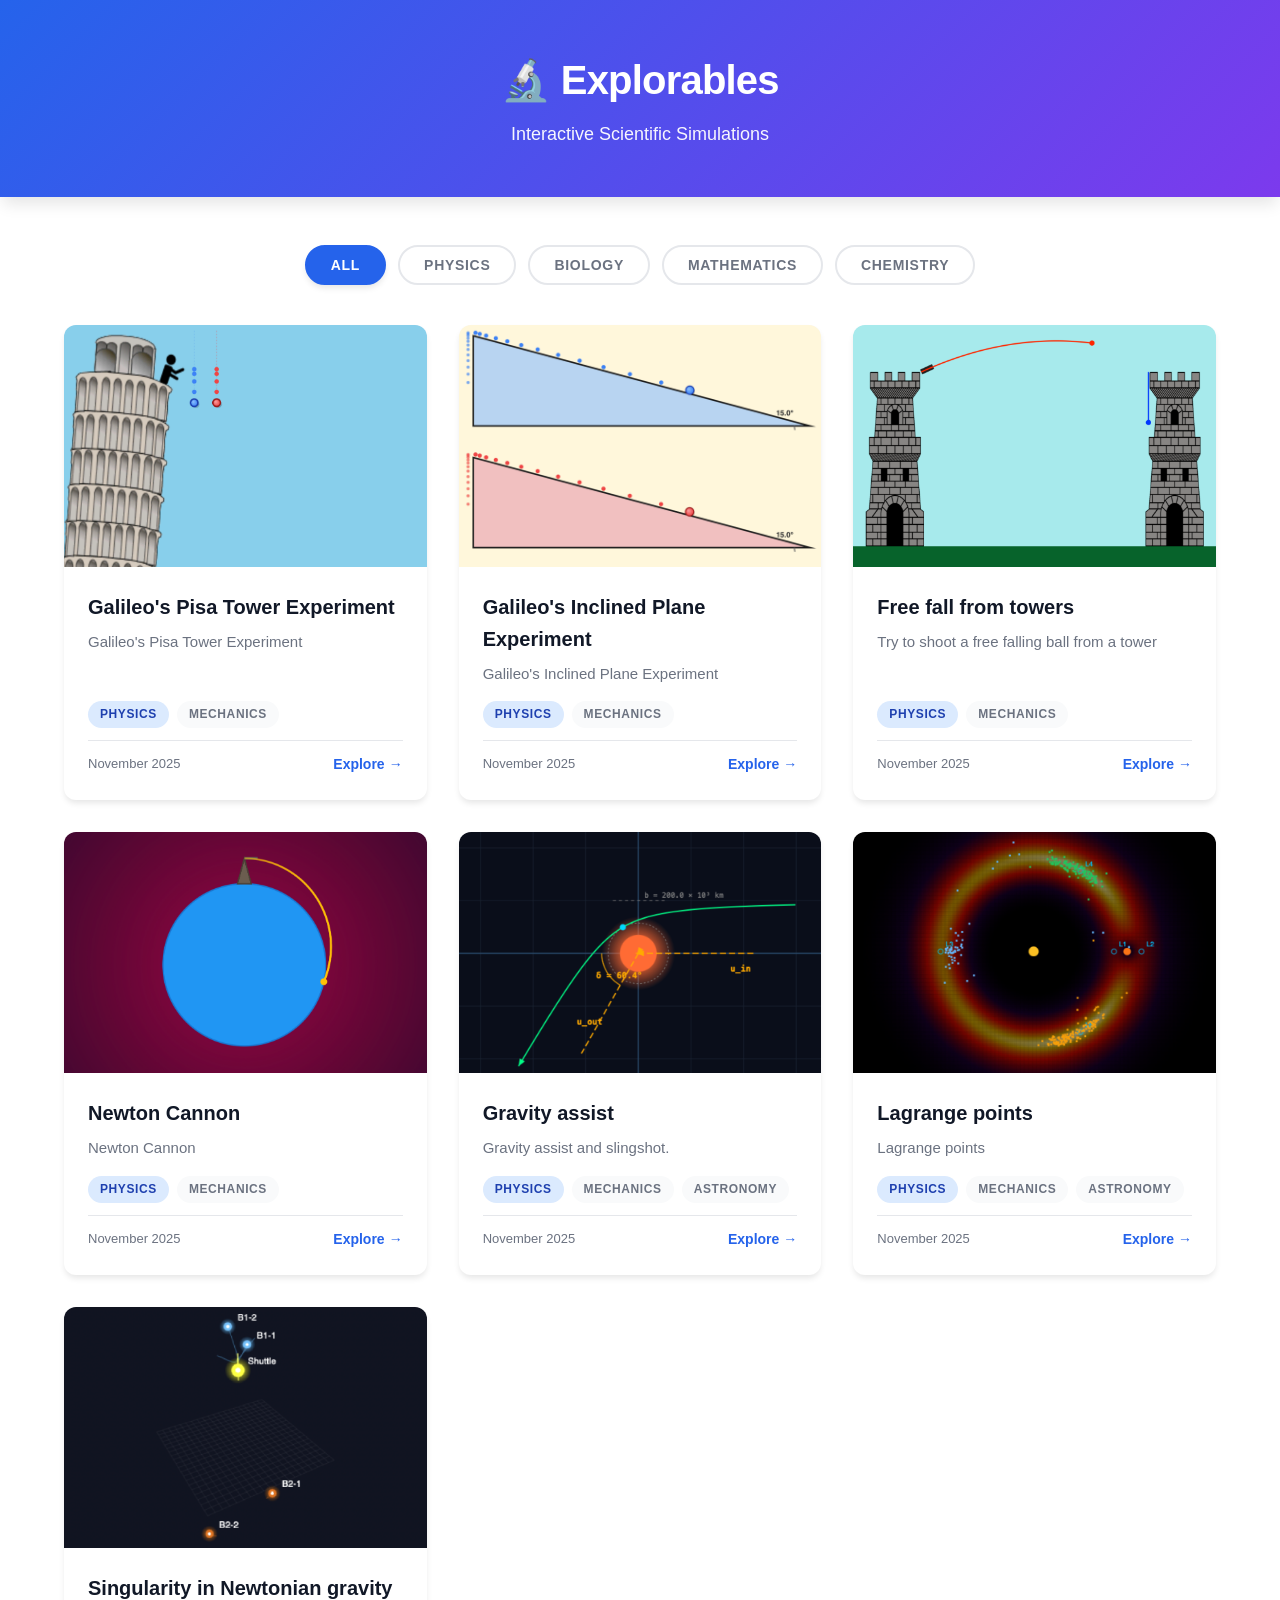
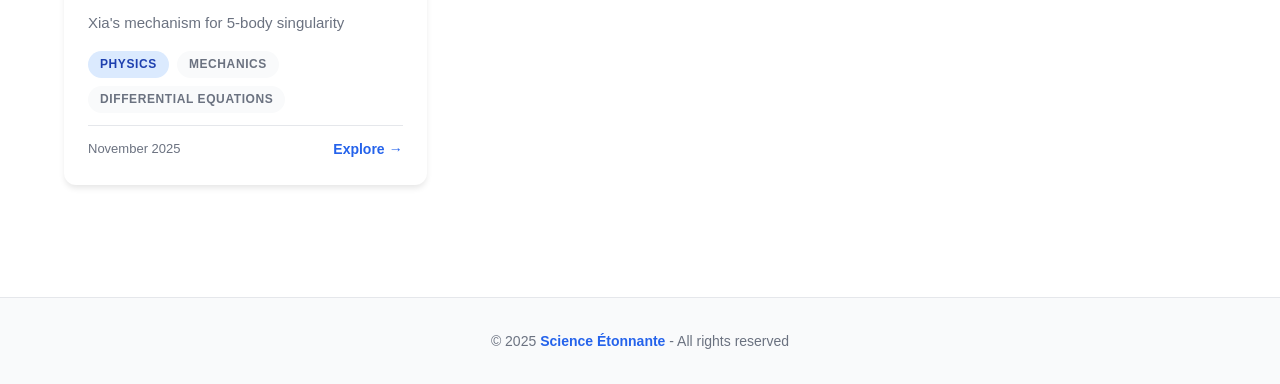
<file: index.html>
<!DOCTYPE html>
<html lang="en">
<head>
    <meta charset="UTF-8">
    <meta name="viewport" content="width=device-width, initial-scale=1.0">
    <meta name="description" content="Interactive scientific explorations - Physics, biology simulations and more">
    <meta http-equiv="Cache-Control" content="no-cache, no-store, must-revalidate">
    <meta http-equiv="Pragma" content="no-cache">
    <meta http-equiv="Expires" content="0">
    <title>Explorables - Science Étonnante</title>
    <link rel="stylesheet" href="css/styles.css">
    <!-- Google tag (gtag.js) -->
    <script async src="https://www.googletagmanager.com/gtag/js?id=G-TB125XZ6XV"></script>
    <script>
      window.dataLayer = window.dataLayer || [];
      function gtag(){dataLayer.push(arguments);}
      gtag('js', new Date());
      gtag('config', 'G-TB125XZ6XV');
    </script>
</head>
<body>
    <header class="header">
        <div class="container">
            <h1 class="logo">🔬 Explorables</h1>
            <p class="tagline">Interactive Scientific Simulations</p>
        </div>
    </header>

    <main class="main">
        <div class="container">
            <!-- Filter Section -->
            <section class="filters">
                <button class="filter-btn active" data-filter="all">All</button>
                <button class="filter-btn" data-filter="physics">Physics</button>
                <button class="filter-btn" data-filter="biology">Biology</button>
                <button class="filter-btn" data-filter="mathematics">Mathematics</button>
                <button class="filter-btn" data-filter="chemistry">Chemistry</button>
            </section>

            <!-- Loading State -->
            <div id="loading" class="loading">
                <div class="spinner"></div>
                <p>Loading simulations...</p>
            </div>

            <!-- Gallery Grid -->
            <section id="gallery" class="gallery" style="display: none;">
                <!-- Cards will be injected by JavaScript -->
            </section>

            <!-- Empty State -->
            <div id="empty-state" class="empty-state" style="display: none;">
                <p>🔍 No simulations found for this category</p>
            </div>
        </div>
    </main>

    <footer class="footer">
        <div class="container">
            <p>&copy; 2025 <a href="https://www.scienceetonnante.com" target="_blank">Science Étonnante</a> - All rights reserved</p>
        </div>
    </footer>

    <script src="js/main.js"></script>
</body>
</html>
</file>
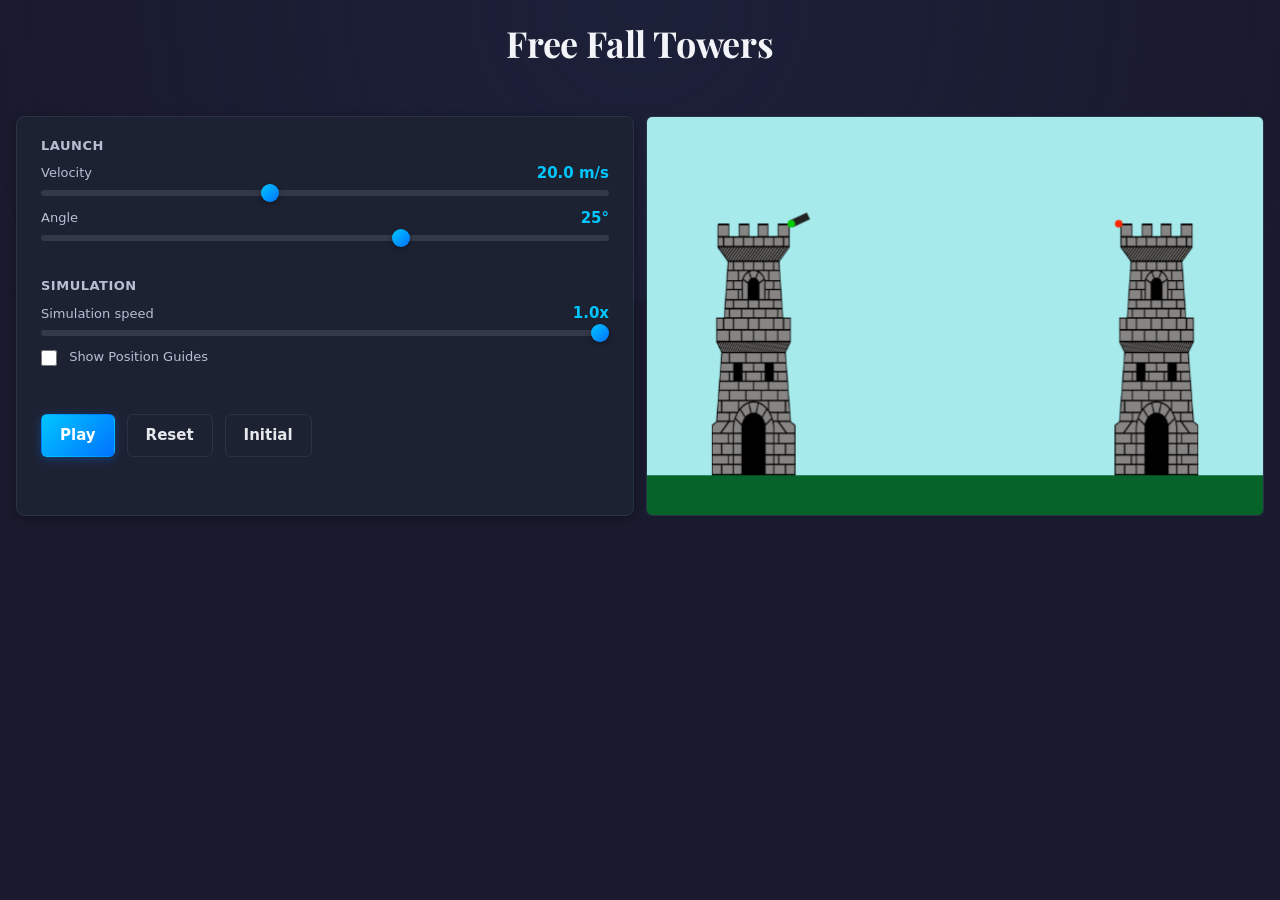
<file: free-fall-towers/index.html>
<!DOCTYPE html>
<html lang="en">
<head>
  <meta charset="UTF-8">
  <meta name="viewport" content="width=device-width, initial-scale=1.0">
  <title>Free Fall Towers - Interactive Simulation</title>
  <link rel="preconnect" href="https://fonts.googleapis.com">
  <link rel="preconnect" href="https://fonts.gstatic.com" crossorigin>
  <link href="https://fonts.googleapis.com/css2?family=Playfair+Display:wght@700&display=swap" rel="stylesheet">
  <script type="module" crossorigin src="./assets/index-LDQ1smLf.js"></script>
  <link rel="stylesheet" crossorigin href="./assets/index-Coia72ma.css">
</head>
<body>
  <header class="header container">
    <h1 class="header__title">Free Fall Towers</h1>
  </header>

  <main class="container grid-2">
    <section class="panel">
      <form class="form">
        <div class="control-group">
          <h3 class="control-group__label">Launch</h3>
          <div class="control">
            <div class="control__row">
              <label class="control__label" for="leftVelocity">Velocity</label>
              <span class="control__value" id="leftVelocityValue">20.0 m/s</span>
            </div>
            <input id="leftVelocity" type="range" min="0" max="50" step="0.5" value="20" data-initial="20">
          </div>
          <div class="control">
            <div class="control__row">
              <label class="control__label" for="leftAngle">Angle</label>
              <span class="control__value" id="leftAngleValue">25°</span>
            </div>
            <input id="leftAngle" type="range" min="-90" max="90" step="1" value="25" data-initial="25">
          </div>
        </div>

        <div class="control-group">
          <h3 class="control-group__label">Simulation</h3>
          <div class="control">
            <div class="control__row">
              <label class="control__label" for="animationSpeed">Simulation speed</label>
              <span class="control__value" id="animationSpeedValue">1.0x</span>
            </div>
            <input id="animationSpeed" type="range" min="0.1" max="1" step="0.1" value="1" data-initial="1">
          </div>
          <div class="control">
            <div class="control__row">
              <label class="control__label" for="showGuides">
                <input type="checkbox" id="showGuides"> Show Position Guides
              </label>
            </div>
          </div>
        </div>

        <div class="row mt-2">
          <button class="btn btn--primary" type="button" id="playBtn">Play</button>
          <button class="btn btn--secondary" type="button" id="resetBtn">Reset</button>
          <button class="btn btn--secondary" type="button" id="initialBtn">Initial</button>
        </div>
      </form>
    </section>

    <section class="viewport-panel">
      <canvas id="viewport"></canvas>
    </section>
  </main>

  <div class="container">
    <div id="statusMessage" class="status" style="margin-top: 12px; display: none;"></div>
  </div>

</body>
</html>
</file>
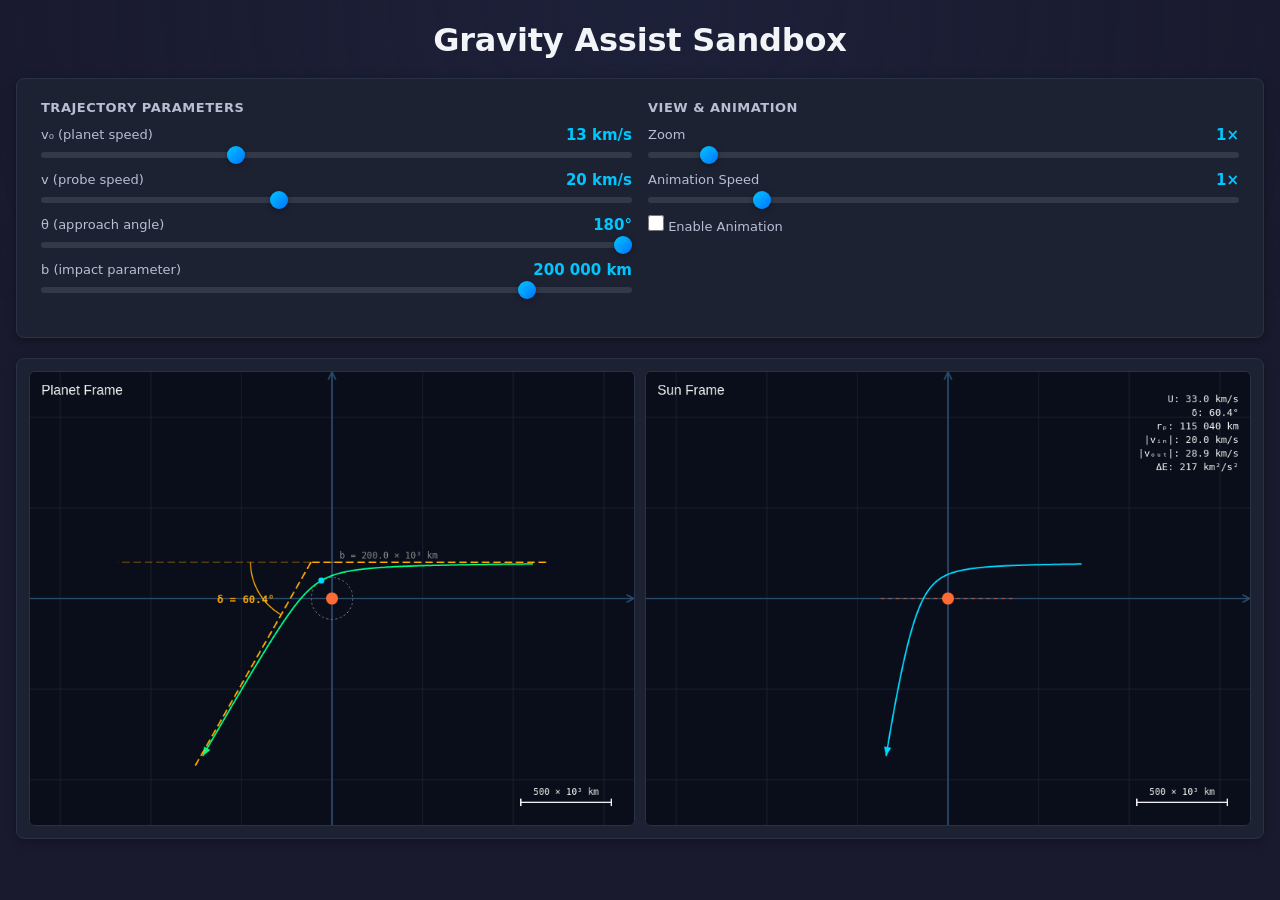
<file: gravity-assist/index.html>
<!DOCTYPE html>
<html lang="en">
<head>
    <meta charset="UTF-8">
    <meta name="viewport" content="width=device-width, initial-scale=1.0">
    <title>Gravity Assist Sandbox</title>
  <script type="module" crossorigin src="./assets/index-C8KWRtGQ.js"></script>
  <link rel="stylesheet" crossorigin href="./assets/index-Cuv3FYoj.css">
</head>
<body>
    <div class="container">
        <header class="header">
            <h1 class="header__title">Gravity Assist Sandbox</h1>
        </header>

        <div class="main-layout">
            <!-- Controls Section -->
            <section class="controls-section panel">
                <div class="controls-grid">
                    <!-- Trajectory Parameters -->
                    <div class="control-group">
                        <h3 class="control-group__label">Trajectory Parameters</h3>

                        <!-- Planet Speed -->
                        <div class="control">
                            <div class="control__row">
                                <label class="control__label">v₀ (planet speed)</label>
                                <span class="control__value" id="v0-value">20 km/s</span>
                            </div>
                            <input type="range" id="v0-slider" min="0" max="40" step="0.1" value="20">
                        </div>

                        <!-- Probe Speed -->
                        <div class="control">
                            <div class="control__row">
                                <label class="control__label">v (probe speed)</label>
                                <span class="control__value" id="v-value">10 km/s</span>
                            </div>
                            <input type="range" id="v-slider" min="0" max="50" step="0.1" value="10">
                        </div>

                        <!-- Approach Angle -->
                        <div class="control">
                            <div class="control__row">
                                <label class="control__label">θ (approach angle)</label>
                                <span class="control__value" id="theta-value">90°</span>
                            </div>
                            <input type="range" id="theta-slider" min="-180" max="180" step="1" value="90">
                        </div>

                        <!-- Impact Parameter -->
                        <div class="control">
                            <div class="control__row">
                                <label class="control__label">b (impact parameter)</label>
                                <span class="control__value" id="b-value">100 000 km</span>
                            </div>
                            <input type="range" id="b-slider" min="-300000" max="300000" step="100" value="100000">
                        </div>
                    </div>

                    <!-- View & Animation Controls -->
                    <div class="control-group">
                        <h3 class="control-group__label">View & Animation</h3>

                        <!-- Zoom Control -->
                        <div class="control">
                            <div class="control__row">
                                <label class="control__label">Zoom</label>
                                <span class="control__value" id="zoom-value">1.0×</span>
                            </div>
                            <input type="range" id="zoom-slider" min="0.1" max="10" step="0.1" value="1">
                        </div>

                        <!-- Animation Speed -->
                        <div class="control">
                            <div class="control__row">
                                <label class="control__label">Animation Speed</label>
                                <span class="control__value" id="speed-value">1.0×</span>
                            </div>
                            <input type="range" id="speed-slider" min="0.1" max="5" step="0.1" value="1">
                        </div>

                        <!-- Enable Animation -->
                        <div class="control">
                            <label class="control__label">
                                <input type="checkbox" id="animate">
                                Enable Animation
                            </label>
                        </div>
                    </div>
                </div>
            </section>

            <!-- Visualization Panels -->
            <div class="viz-container">
                <canvas id="canvas-planet" width="800" height="600"></canvas>
                <canvas id="canvas-sun" width="800" height="600"></canvas>
            </div>

            <!-- Results Section -->
            <section class="results-section panel">
                <h2 class="panel__title">Results</h2>
                <div class="readouts">
                    <table>
                        <tr>
                            <td>U (relative speed):</td>
                            <td id="U-value">-</td>
                            <td>|v<sub>in</sub>|:</td>
                            <td id="vin-value">-</td>
                        </tr>
                        <tr>
                            <td>δ (scattering angle):</td>
                            <td id="delta-value">-</td>
                            <td>|v<sub>out</sub>|:</td>
                            <td id="vout-value">-</td>
                        </tr>
                        <tr>
                            <td>r<sub>p</sub> (periapsis):</td>
                            <td id="rp-value">-</td>
                            <td>ΔE (energy change):</td>
                            <td id="dE-value">-</td>
                        </tr>
                    </table>
                </div>
            </section>
        </div>
    </div>

</body>
</html>
</file>
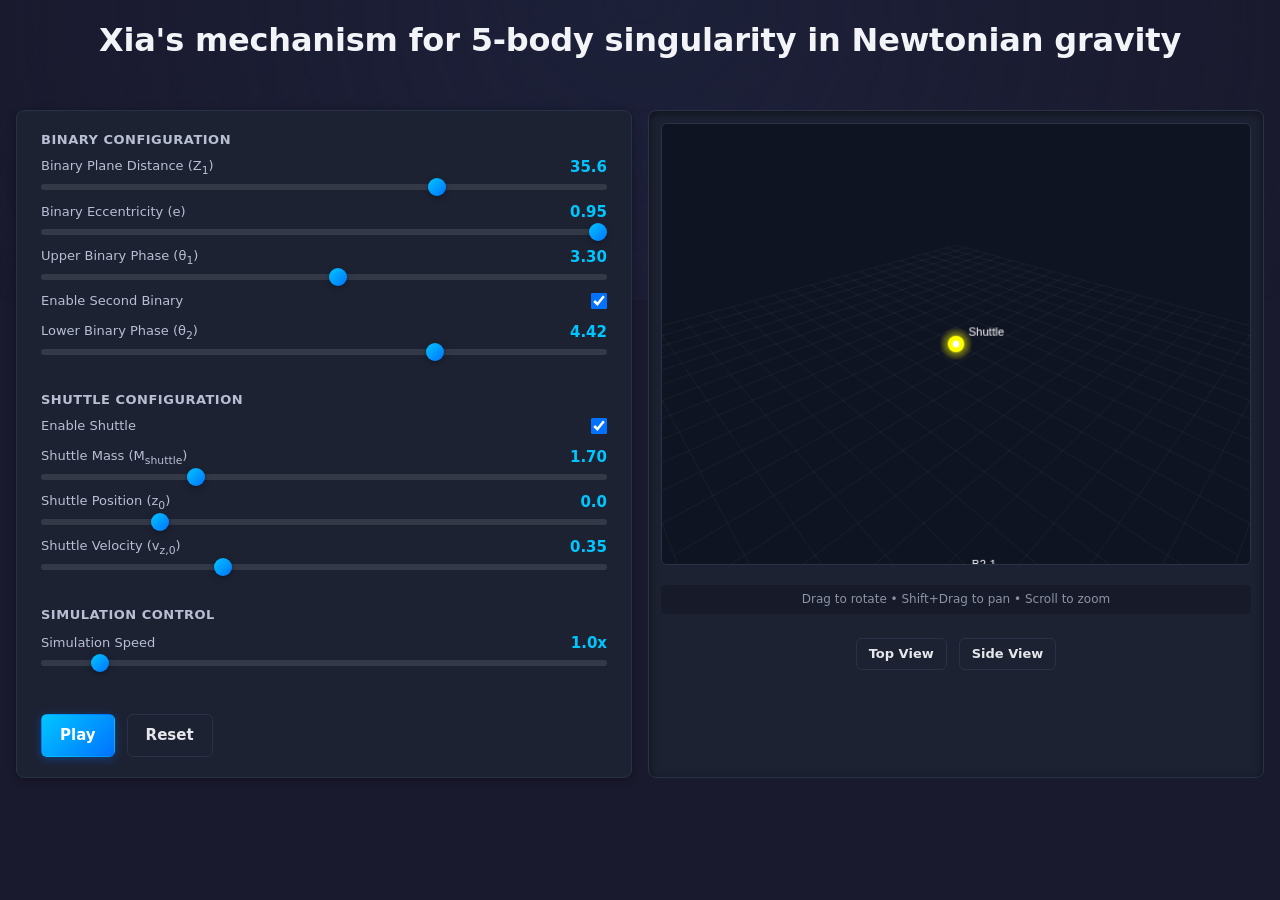
<file: gravity-blowup/index.html>
<!DOCTYPE html>
<html lang="en">
<head>
  <meta charset="UTF-8">
  <meta name="viewport" content="width=device-width, initial-scale=1.0">
  <title>Xia's mechanism for 5-body singularity in Newtonian gravity</title>
  <script type="module" crossorigin src="./assets/index-DdoVH5dv.js"></script>
  <link rel="stylesheet" crossorigin href="./assets/index-BTmLq5y6.css">
</head>
<body>
  <header class="header container">
    <h1 class="header__title">Xia's mechanism for 5-body singularity in Newtonian gravity</h1>
  </header>

  <main class="container grid-2">
    <section class="panel">
      <form class="form">
        <div class="control-group">
          <h3 class="control-group__label">Binary Configuration</h3>

          <div class="control">
            <div class="control__row">
              <label class="control__label" for="binaryDistance">Binary Plane Distance (Z<sub>1</sub>)</label>
              <span class="control__value" id="binaryDistanceValue">35.6</span>
            </div>
            <input id="binaryDistance" type="range" min="1" max="50" step="0.1" value="35.612631">
          </div>

          <div class="control">
            <div class="control__row">
              <label class="control__label" for="binaryEccentricity">Binary Eccentricity (e)</label>
              <span class="control__value" id="binaryEccentricityValue">0.95</span>
            </div>
            <input id="binaryEccentricity" type="range" min="0.5" max="0.95" step="0.01" value="0.95">
          </div>

          <div class="control">
            <div class="control__row">
              <label class="control__label" for="binaryPhase">Upper Binary Phase (θ<sub>1</sub>)</label>
              <span class="control__value" id="binaryPhaseValue">3.30 (apocenter+)</span>
            </div>
            <input id="binaryPhase" type="range" min="0" max="6.28318" step="0.01" value="3.295834">
          </div>

          <div class="control">
            <div class="control__row">
              <label class="control__label" for="enableSecondBinary">Enable Second Binary</label>
              <input id="enableSecondBinary" type="checkbox" checked>
            </div>
          </div>

          <div class="control">
            <div class="control__row">
              <label class="control__label" for="secondBinaryPhase">Lower Binary Phase (θ<sub>2</sub>)</label>
              <span class="control__value" id="secondBinaryPhaseValue">4.42</span>
            </div>
            <input id="secondBinaryPhase" type="range" min="0" max="6.28318" step="0.01" value="4.419548">
          </div>
        </div>

        <div class="control-group">
          <h3 class="control-group__label">Shuttle Configuration</h3>

          <div class="control">
            <div class="control__row">
              <label class="control__label" for="enableShuttle">Enable Shuttle</label>
              <input id="enableShuttle" type="checkbox" checked>
            </div>
          </div>

          <div class="control">
            <div class="control__row">
              <label class="control__label" for="shuttleMass">Shuttle Mass (M<sub>shuttle</sub>)</label>
              <span class="control__value" id="shuttleMassValue">1.70</span>
            </div>
            <input id="shuttleMass" type="range" min="0.5" max="5" step="0.01" value="1.700371">
          </div>

          <div class="control">
            <div class="control__row">
              <label class="control__label" for="shuttlePosition">Shuttle Position (z<sub>0</sub>)</label>
              <span class="control__value" id="shuttlePositionValue">0.0</span>
            </div>
            <input id="shuttlePosition" type="range" min="-10" max="40" step="0.5" value="0">
          </div>

          <div class="control">
            <div class="control__row">
              <label class="control__label" for="shuttleVelocity">Shuttle Velocity (v<sub>z,0</sub>)</label>
              <span class="control__value" id="shuttleVelocityValue">0.35</span>
            </div>
            <input id="shuttleVelocity" type="range" min="0.05" max="1.0" step="0.01" value="0.349019">
          </div>
        </div>

        <div class="control-group">
          <h3 class="control-group__label">Simulation Control</h3>

          <div class="control">
            <div class="control__row">
              <label class="control__label" for="simulationSpeed">Simulation Speed</label>
              <span class="control__value" id="simulationSpeedValue">1.0x</span>
            </div>
            <input id="simulationSpeed" type="range" min="0.1" max="10" step="0.1" value="1">
          </div>
        </div>

        <div class="row mt-2">
          <button class="btn btn--primary" type="button" id="playPauseBtn">Play</button>
          <button class="btn btn--secondary" type="button" id="resetBtn">Reset</button>
        </div>
      </form>
    </section>

    <section class="viz panel">
      <canvas id="viewport" width="800" height="600"></canvas>
      <div class="camera-controls">
        <span>Drag to rotate • Shift+Drag to pan • Scroll to zoom</span>
      </div>
      <div class="view-presets mt-2">
        <button class="btn btn--secondary btn--small" type="button" id="viewTopBtn">Top View</button>
        <button class="btn btn--secondary btn--small" type="button" id="viewSideBtn">Side View</button>
      </div>
    </section>
  </main>

</body>
</html>
</file>
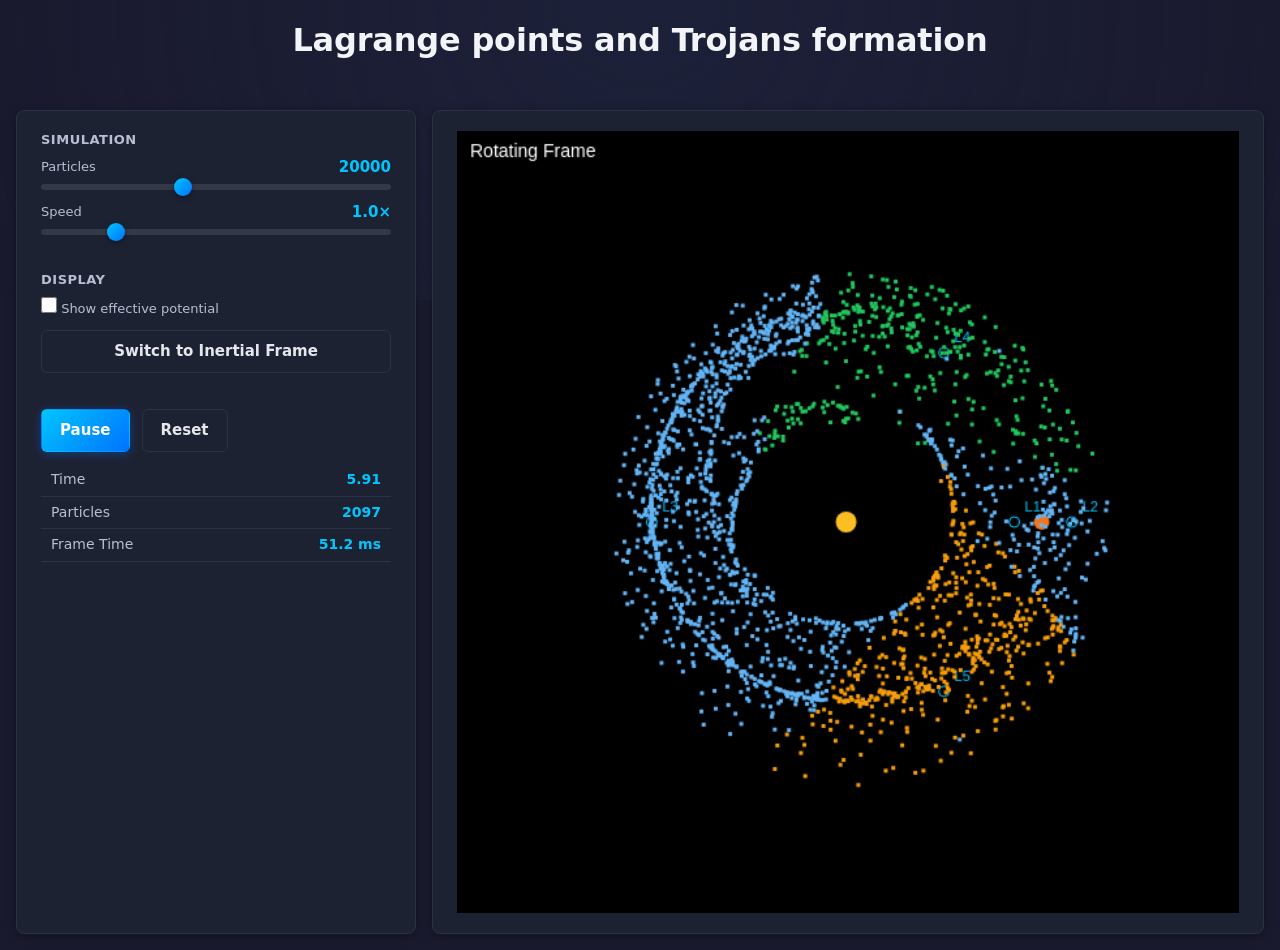
<file: lagrange-points/index.html>
<!DOCTYPE html>
<html lang="en">
<head>
  <meta charset="UTF-8">
  <meta name="viewport" content="width=device-width, initial-scale=1.0">
  <title>Lagrange Points and Trojans</title>
  <script type="module" crossorigin src="./assets/index-DQIy0xAM.js"></script>
  <link rel="stylesheet" crossorigin href="./assets/index-DFIUuTbh.css">
</head>
<body>
  <header class="header container">
    <h1 class="header__title">Lagrange points and Trojans formation</h1>
  </header>

  <main class="container grid-2">
    <section class="panel">
      <form class="form">
        <div class="control-group">
          <h3 class="control-group__label">Simulation</h3>
          <div class="control">
            <div class="control__row">
              <label class="control__label" for="particleCount">Particles</label>
              <span class="control__value" id="particleCountValue">20000</span>
            </div>
            <input id="particleCount" type="range" min="0" max="50000" step="1000" value="20000" />
          </div>
          <div class="control">
            <div class="control__row">
              <label class="control__label" for="speed">Speed</label>
              <span class="control__value" id="speedValue">1.0×</span>
            </div>
            <input id="speed" type="range" min="0" max="5" step="0.1" value="1.0" />
          </div>
        </div>

        <div class="control-group">
          <h3 class="control-group__label">Display</h3>
          <div class="control">
            <label class="control__label">
              <input id="showPotential" type="checkbox" />
              Show effective potential
            </label>
          </div>
          <div class="row gap-2 mt-2">
            <button id="toggleFrame" class="btn btn--secondary" type="button">Switch to Inertial Frame</button>
          </div>
        </div>

        <div class="row mt-2">
          <button id="playPause" class="btn btn--primary" type="button">Pause</button>
          <button id="reset" class="btn btn--secondary" type="button">Reset</button>
        </div>
      </form>

      <table class="readouts mt-2">
        <tr>
          <td>Time</td>
          <td id="timeValue">0.00</td>
        </tr>
        <tr>
          <td>Particles</td>
          <td id="particlesValue">0</td>
        </tr>
        <tr>
          <td>Frame Time</td>
          <td id="frameTimeValue">0.0 ms</td>
        </tr>
      </table>
    </section>

    <section class="panel">
      <canvas id="canvas" width="600" height="600" style="background: black;"></canvas>

    </section>
  </main>

</body>
</html>
</file>
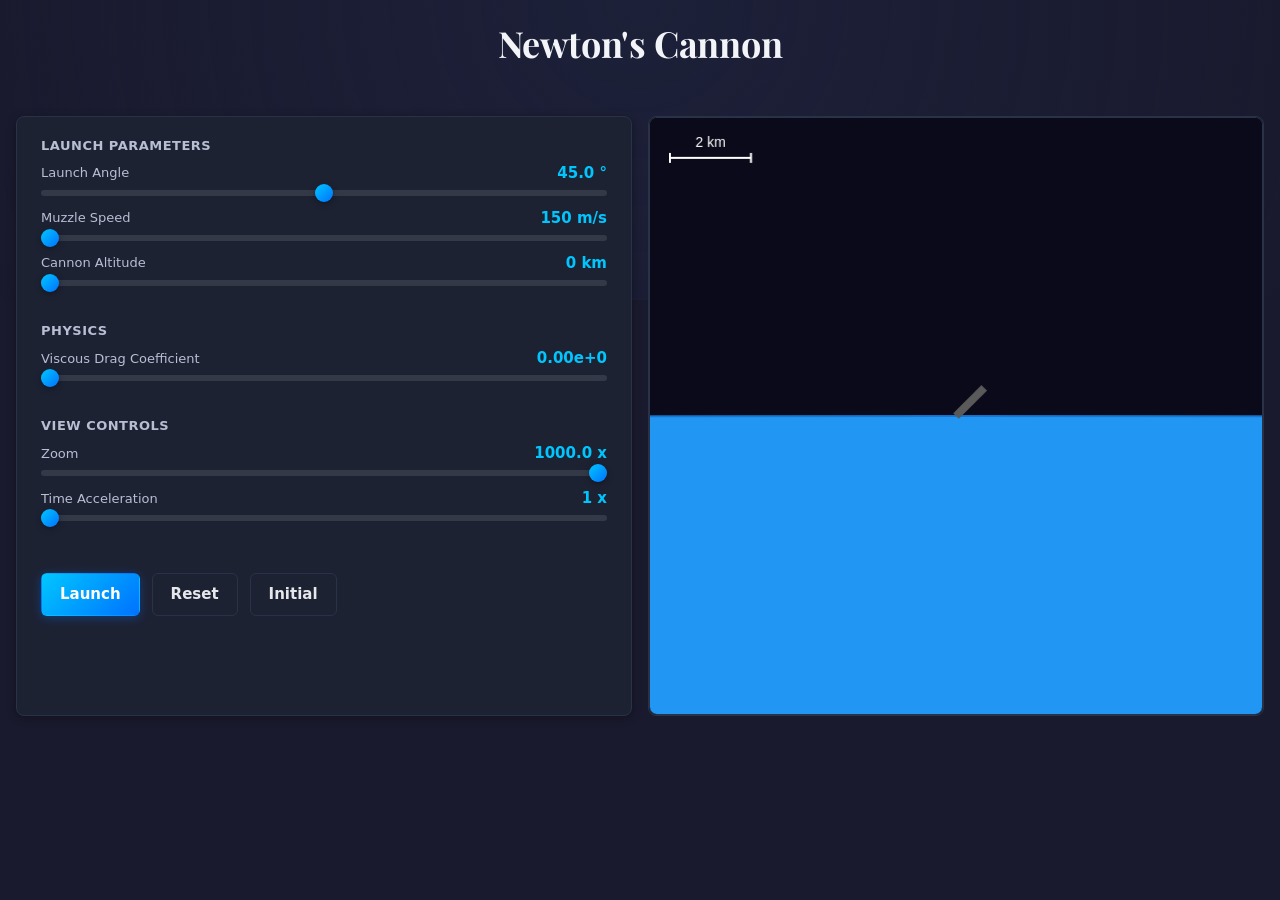
<file: newton-cannon/index.html>
<!DOCTYPE html>
<html lang="en">
<head>
  <meta charset="UTF-8">
  <meta name="viewport" content="width=device-width, initial-scale=1.0">
  <title>Newton's Cannon</title>
  <script type="module" crossorigin src="./assets/index-BY7BCtSy.js"></script>
  <link rel="stylesheet" crossorigin href="./assets/index-BZQbnTjY.css">
</head>
<body>
  <div id="newton-cannon-widget"></div>
</body>
</html>
</file>
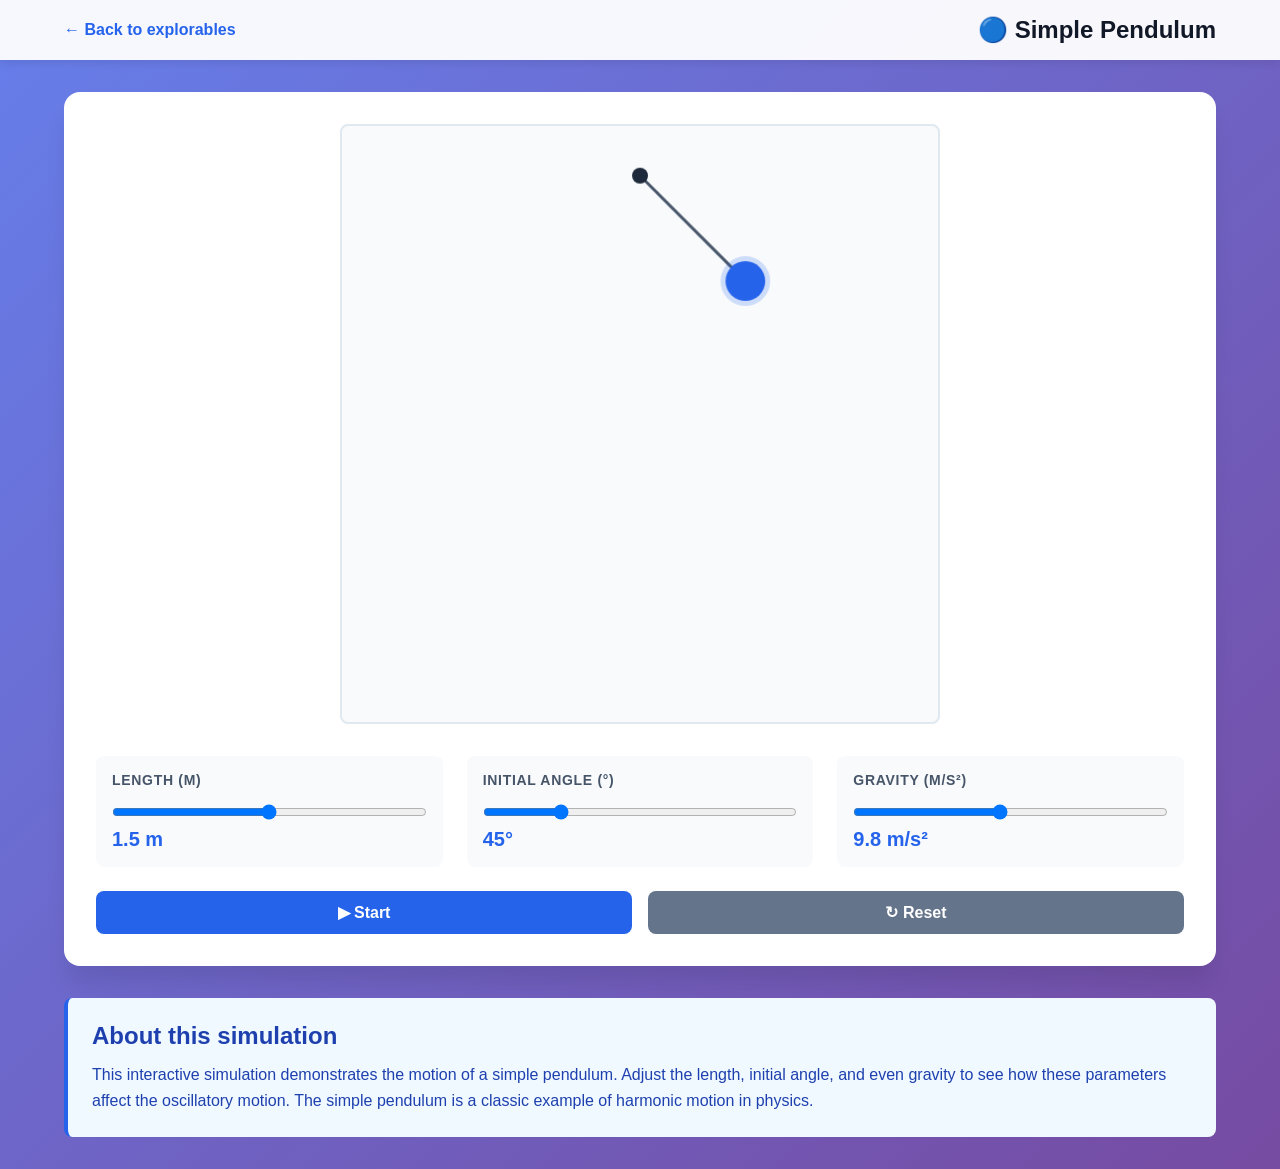
<file: pendulum/index.html>
<!DOCTYPE html>
<html lang="en">
<head>
    <meta charset="UTF-8">
    <meta name="viewport" content="width=device-width, initial-scale=1.0">
    <title>Simple Pendulum - Explorables</title>
    <style>
        * {
            margin: 0;
            padding: 0;
            box-sizing: border-box;
        }

        body {
            font-family: -apple-system, BlinkMacSystemFont, 'Segoe UI', Roboto, sans-serif;
            background: linear-gradient(135deg, #667eea 0%, #764ba2 100%);
            min-height: 100vh;
            display: flex;
            flex-direction: column;
            color: #333;
        }

        .header {
            background: rgba(255, 255, 255, 0.95);
            padding: 1rem 0;
            box-shadow: 0 2px 10px rgba(0,0,0,0.1);
        }

        .header-content {
            max-width: 1200px;
            margin: 0 auto;
            padding: 0 1.5rem;
            display: flex;
            justify-content: space-between;
            align-items: center;
        }

        .back-btn {
            text-decoration: none;
            color: #2563eb;
            font-weight: 600;
            display: flex;
            align-items: center;
            gap: 0.5rem;
            transition: transform 0.2s;
        }

        .back-btn:hover {
            transform: translateX(-4px);
        }

        h1 {
            font-size: 1.5rem;
            color: #111827;
        }

        .container {
            max-width: 1200px;
            margin: 2rem auto;
            padding: 0 1.5rem;
            flex: 1;
        }

        .simulation-box {
            background: white;
            border-radius: 16px;
            padding: 2rem;
            box-shadow: 0 20px 25px -5px rgba(0, 0, 0, 0.1);
            margin-bottom: 2rem;
        }

        canvas {
            display: block;
            width: 100%;
            max-width: 600px;
            margin: 0 auto;
            background: #f8fafc;
            border-radius: 8px;
            border: 2px solid #e2e8f0;
        }

        .controls {
            margin-top: 2rem;
            display: grid;
            grid-template-columns: repeat(auto-fit, minmax(250px, 1fr));
            gap: 1.5rem;
        }

        .control-group {
            background: #f8fafc;
            padding: 1rem;
            border-radius: 8px;
        }

        label {
            display: block;
            font-weight: 600;
            margin-bottom: 0.5rem;
            color: #475569;
            font-size: 0.875rem;
            text-transform: uppercase;
            letter-spacing: 0.05em;
        }

        input[type="range"] {
            width: 100%;
            margin: 0.5rem 0;
        }

        .value-display {
            font-size: 1.25rem;
            font-weight: 700;
            color: #2563eb;
        }

        .button-group {
            display: flex;
            gap: 1rem;
            margin-top: 1.5rem;
        }

        button {
            flex: 1;
            padding: 0.75rem 1.5rem;
            border: none;
            border-radius: 8px;
            font-weight: 600;
            cursor: pointer;
            transition: all 0.2s;
            font-size: 1rem;
        }

        .btn-primary {
            background: #2563eb;
            color: white;
        }

        .btn-primary:hover {
            background: #1d4ed8;
            transform: translateY(-2px);
            box-shadow: 0 4px 6px rgba(37, 99, 235, 0.3);
        }

        .btn-secondary {
            background: #64748b;
            color: white;
        }

        .btn-secondary:hover {
            background: #475569;
        }

        .info-box {
            background: #f0f9ff;
            border-left: 4px solid #2563eb;
            padding: 1.5rem;
            border-radius: 8px;
            margin-top: 2rem;
        }

        .info-box h2 {
            color: #1e40af;
            margin-bottom: 0.75rem;
        }

        .info-box p {
            color: #1e40af;
            line-height: 1.6;
        }

        @media (max-width: 768px) {
            .controls {
                grid-template-columns: 1fr;
            }

            .button-group {
                flex-direction: column;
            }
        }
    </style>
</head>
<body>
    <header class="header">
        <div class="header-content">
            <a href="../" class="back-btn">← Back to explorables</a>
            <h1>🔵 Simple Pendulum</h1>
        </div>
    </header>

    <div class="container">
        <div class="simulation-box">
            <canvas id="pendulumCanvas" width="600" height="600"></canvas>

            <div class="controls">
                <div class="control-group">
                    <label for="lengthSlider">Length (m)</label>
                    <input type="range" id="lengthSlider" min="50" max="250" value="150" step="10">
                    <div class="value-display" id="lengthValue">1.5 m</div>
                </div>

                <div class="control-group">
                    <label for="angleSlider">Initial angle (°)</label>
                    <input type="range" id="angleSlider" min="5" max="175" value="45" step="5">
                    <div class="value-display" id="angleValue">45°</div>
                </div>

                <div class="control-group">
                    <label for="gravitySlider">Gravity (m/s²)</label>
                    <input type="range" id="gravitySlider" min="1" max="20" value="9.8" step="0.1">
                    <div class="value-display" id="gravityValue">9.8 m/s²</div>
                </div>
            </div>

            <div class="button-group">
                <button id="startBtn" class="btn-primary">▶ Start</button>
                <button id="resetBtn" class="btn-secondary">↻ Reset</button>
            </div>
        </div>

        <div class="info-box">
            <h2>About this simulation</h2>
            <p>
                This interactive simulation demonstrates the motion of a simple pendulum.
                Adjust the length, initial angle, and even gravity to see how
                these parameters affect the oscillatory motion. The simple pendulum is
                a classic example of harmonic motion in physics.
            </p>
        </div>
    </div>

    <script>
        // Pendulum Simulation
        class Pendulum {
            constructor(canvas) {
                this.canvas = canvas;
                this.ctx = canvas.getContext('2d');
                this.width = canvas.width;
                this.height = canvas.height;
                this.origin = { x: this.width / 2, y: 50 };

                // Physics parameters
                this.length = 150; // pixels (scaled)
                this.angle = Math.PI / 4; // radians
                this.angleVelocity = 0;
                this.angleAcceleration = 0;
                this.gravity = 9.8;
                this.damping = 0.995;

                this.isRunning = false;
                this.animationFrame = null;
            }

            setLength(pixels) {
                this.length = pixels;
            }

            setAngle(degrees) {
                this.angle = (degrees * Math.PI) / 180;
                this.angleVelocity = 0;
            }

            setGravity(g) {
                this.gravity = g;
            }

            start() {
                this.isRunning = true;
                this.animate();
            }

            stop() {
                this.isRunning = false;
                if (this.animationFrame) {
                    cancelAnimationFrame(this.animationFrame);
                }
            }

            reset() {
                this.stop();
                this.angleVelocity = 0;
                this.angleAcceleration = 0;
                this.draw();
            }

            update() {
                // Pendulum physics: θ'' = -(g/L) * sin(θ)
                this.angleAcceleration = (-this.gravity / (this.length / 100)) * Math.sin(this.angle);
                this.angleVelocity += this.angleAcceleration;
                this.angleVelocity *= this.damping; // Apply damping
                this.angle += this.angleVelocity * 0.01;
            }

            draw() {
                // Clear canvas
                this.ctx.clearRect(0, 0, this.width, this.height);

                // Calculate bob position
                const bobX = this.origin.x + this.length * Math.sin(this.angle);
                const bobY = this.origin.y + this.length * Math.cos(this.angle);

                // Draw rod
                this.ctx.beginPath();
                this.ctx.strokeStyle = '#475569';
                this.ctx.lineWidth = 3;
                this.ctx.moveTo(this.origin.x, this.origin.y);
                this.ctx.lineTo(bobX, bobY);
                this.ctx.stroke();

                // Draw origin point
                this.ctx.beginPath();
                this.ctx.fillStyle = '#1e293b';
                this.ctx.arc(this.origin.x, this.origin.y, 8, 0, Math.PI * 2);
                this.ctx.fill();

                // Draw bob
                this.ctx.beginPath();
                this.ctx.fillStyle = '#2563eb';
                this.ctx.arc(bobX, bobY, 20, 0, Math.PI * 2);
                this.ctx.fill();

                // Draw shadow/glow
                this.ctx.beginPath();
                this.ctx.fillStyle = 'rgba(37, 99, 235, 0.2)';
                this.ctx.arc(bobX, bobY, 25, 0, Math.PI * 2);
                this.ctx.fill();
            }

            animate() {
                if (this.isRunning) {
                    this.update();
                    this.draw();
                    this.animationFrame = requestAnimationFrame(() => this.animate());
                }
            }
        }

        // Initialize simulation
        const canvas = document.getElementById('pendulumCanvas');
        const pendulum = new Pendulum(canvas);
        pendulum.draw();

        // Controls
        const lengthSlider = document.getElementById('lengthSlider');
        const angleSlider = document.getElementById('angleSlider');
        const gravitySlider = document.getElementById('gravitySlider');
        const startBtn = document.getElementById('startBtn');
        const resetBtn = document.getElementById('resetBtn');

        lengthSlider.addEventListener('input', (e) => {
            const length = parseInt(e.target.value);
            pendulum.setLength(length);
            document.getElementById('lengthValue').textContent = `${(length / 100).toFixed(1)} m`;
            if (!pendulum.isRunning) pendulum.draw();
        });

        angleSlider.addEventListener('input', (e) => {
            const angle = parseInt(e.target.value);
            pendulum.setAngle(angle);
            document.getElementById('angleValue').textContent = `${angle}°`;
            if (!pendulum.isRunning) pendulum.draw();
        });

        gravitySlider.addEventListener('input', (e) => {
            const gravity = parseFloat(e.target.value);
            pendulum.setGravity(gravity);
            document.getElementById('gravityValue').textContent = `${gravity.toFixed(1)} m/s²`;
        });

        startBtn.addEventListener('click', () => {
            if (pendulum.isRunning) {
                pendulum.stop();
                startBtn.textContent = '▶ Start';
                startBtn.classList.remove('btn-secondary');
                startBtn.classList.add('btn-primary');
            } else {
                pendulum.start();
                startBtn.textContent = '⏸ Pause';
                startBtn.classList.remove('btn-primary');
                startBtn.classList.add('btn-secondary');
            }
        });

        resetBtn.addEventListener('click', () => {
            pendulum.reset();
            startBtn.textContent = '▶ Start';
            startBtn.classList.remove('btn-secondary');
            startBtn.classList.add('btn-primary');
        });
    </script>
</body>
</html>
</file>
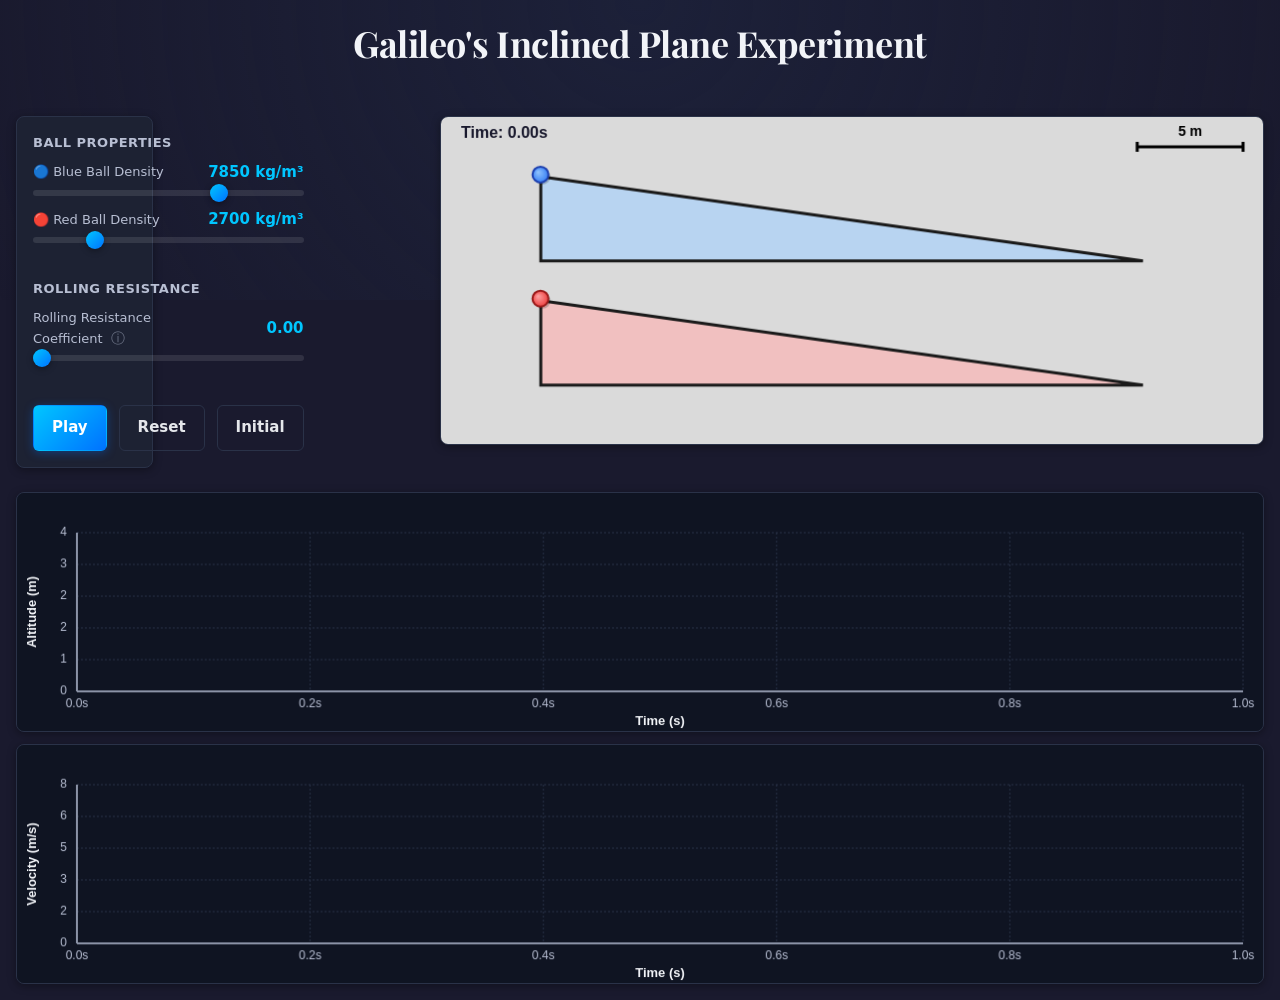
<file: pisa-plane/index.html>
<!DOCTYPE html>
<html lang="en">
<head>
  <meta charset="UTF-8">
  <meta name="viewport" content="width=device-width, initial-scale=1.0">
  <title>Galileo's Inclined Plane Simulation</title>
  <script type="module" crossorigin src="./assets/index-0gUs2a3j.js"></script>
  <link rel="stylesheet" crossorigin href="./assets/index-BDanB96i.css">
</head>
<body>
  <header class="header container">
    <h1 class="header__title">Galileo's Inclined Plane Experiment</h1>
  </header>

  <main class="container simulation-grid">
    <!-- Viewport Panel - Full width at top -->
    <section class="viewport-panel">
      <canvas id="viewport"></canvas>
    </section>

    <!-- Controls Panel - Left column below viewport -->
    <section class="controls-panel">
      <form class="form">
        <!-- Ball Density Controls -->
        <div class="control-group">
          <h3 class="control-group__label">Ball Properties</h3>
          <div class="control">
            <div class="control__row">
              <label class="control__label" for="blueDensity">🔵 Blue Ball Density</label>
              <span class="control__value" id="blueDensityValue">7850 kg/m³</span>
            </div>
            <input id="blueDensity" type="range" min="500" max="11000" step="50" value="7850" data-initial="7850">
          </div>
          <div class="control">
            <div class="control__row">
              <label class="control__label" for="redDensity">🔴 Red Ball Density</label>
              <span class="control__value" id="redDensityValue">2700 kg/m³</span>
            </div>
            <input id="redDensity" type="range" min="500" max="11000" step="50" value="2700" data-initial="2700">
          </div>
        </div>

        <!-- Rolling Resistance Control -->
        <div class="control-group">
          <h3 class="control-group__label">Rolling Resistance</h3>
          <div class="control">
            <div class="control__row">
              <label class="control__label" for="frictionCoefficient">
                Rolling Resistance Coefficient
                <span class="tooltip-wrapper">
                  <span class="tooltip-icon">ⓘ</span>
                  <span class="tooltip-text">A dimensionless quantity representing the ratio of rolling resistance force over normal force. Ranges from ~0 for steel wheel on steel rail, to less than 0.1 for rubber on road.</span>
                </span>
              </label>
              <span class="control__value" id="frictionCoefficientValue">0.00</span>
            </div>
            <input id="frictionCoefficient" type="range" min="0" max="0.05" step="0.01" value="0.0" data-initial="0.0">
          </div>
        </div>

        <!-- Action Buttons -->
        <div class="row mt-3">
          <button class="btn btn--primary" type="button" id="playPauseBtn">Play</button>
          <button class="btn btn--secondary" type="button" id="resetBtn">Reset</button>
          <button class="btn btn--secondary" type="button" id="initialBtn">Initial</button>
        </div>
      </form>
    </section>

    <!-- Position Graph - Middle column below viewport -->
    <div class="graph-wrapper">
      <canvas id="positionGraph"></canvas>
    </div>

    <!-- Velocity Graph - Right column below viewport -->
    <div class="graph-wrapper">
      <canvas id="velocityGraph"></canvas>
    </div>
  </main>

</body>
</html>
</file>
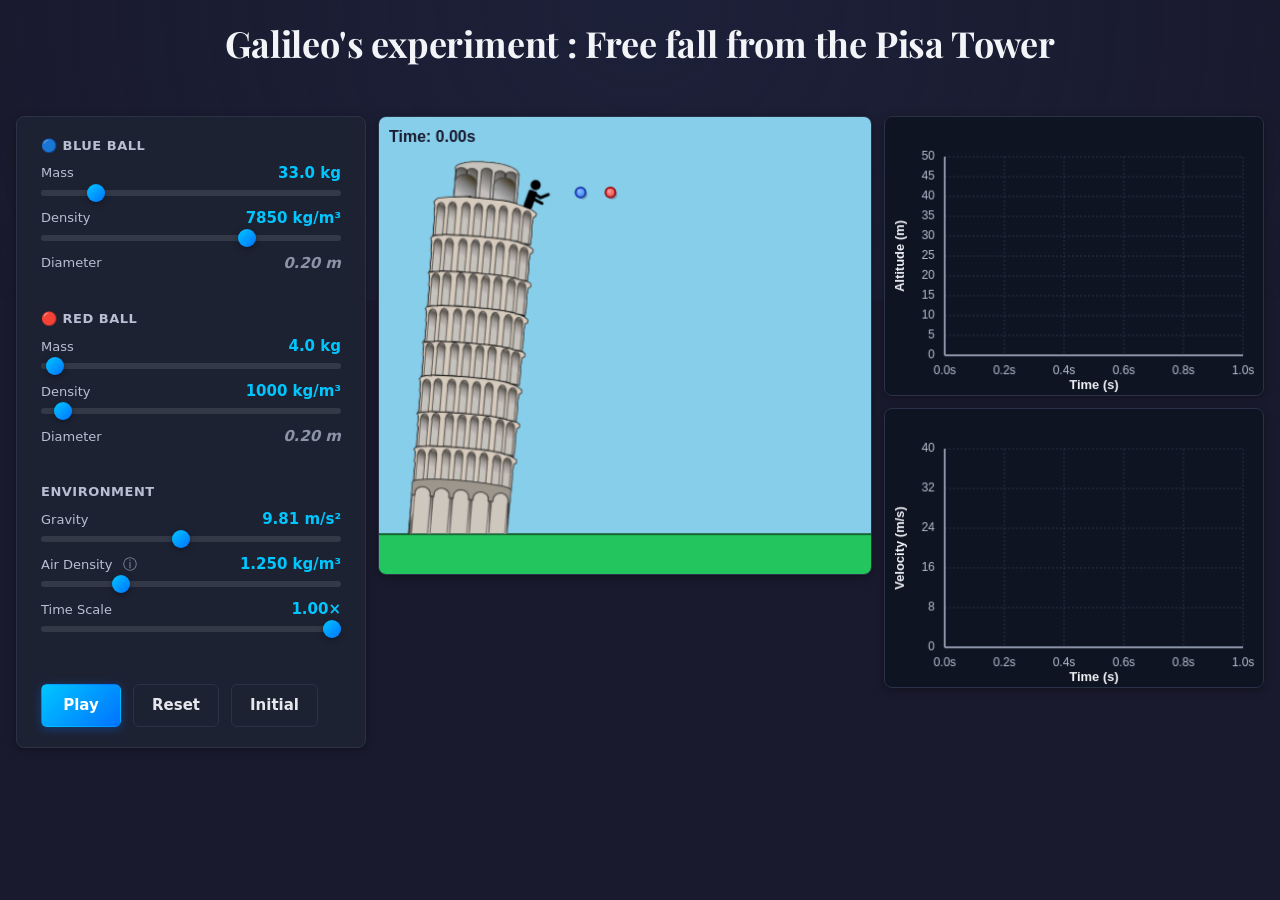
<file: pisa-tower/index.html>
<!DOCTYPE html>
<html lang="en">
<head>
  <meta charset="UTF-8">
  <meta name="viewport" content="width=device-width, initial-scale=1.0">
  <title>Pisa Tower Free Fall Simulation</title>
  <link rel="preconnect" href="https://fonts.googleapis.com">
  <link rel="preconnect" href="https://fonts.gstatic.com" crossorigin>
  <link href="https://fonts.googleapis.com/css2?family=Playfair+Display:wght@700&display=swap" rel="stylesheet">
  <script type="module" crossorigin src="./assets/index-B1pBB4dA.js"></script>
  <link rel="stylesheet" crossorigin href="./assets/index-DtAapnF4.css">
</head>
<body>
  <header class="header container">
    <h1 class="header__title">Galileo's experiment : Free fall from the Pisa Tower</h1>
  </header>

  <main class="container simulation-grid">
    <!-- Controls Panel -->
    <section class="panel controls-panel">
      <form class="form">
        <!-- Blue Ball Controls -->
        <div class="control-group">
          <h3 class="control-group__label">🔵 Blue Ball</h3>
          <div class="control">
            <div class="control__row">
              <label class="control__label" for="blueMass">Mass</label>
              <span class="control__value" id="blueMassValue">33.0 kg</span>
            </div>
            <input id="blueMass" type="range" min="0.5" max="200" step="0.5" value="33.0" data-initial="33.0">
          </div>
          <div class="control">
            <div class="control__row">
              <label class="control__label" for="blueDensity">Density</label>
              <span class="control__value" id="blueDensityValue">7850 kg/m³</span>
            </div>
            <input id="blueDensity" type="range" min="500" max="11000" step="50" value="7850" data-initial="7850">
          </div>
          <div class="control">
            <div class="control__row">
              <label class="control__label">Diameter</label>
              <span class="control__value control__value--readonly" id="blueDiameterValue">0.20 m</span>
            </div>
          </div>
        </div>

        <!-- Red Ball Controls -->
        <div class="control-group">
          <h3 class="control-group__label">🔴 Red Ball</h3>
          <div class="control">
            <div class="control__row">
              <label class="control__label" for="redMass">Mass</label>
              <span class="control__value" id="redMassValue">4 kg</span>
            </div>
            <input id="redMass" type="range" min="0.5" max="200" step="0.5" value="4" data-initial="4">
          </div>
          <div class="control">
            <div class="control__row">
              <label class="control__label" for="redDensity">Density</label>
              <span class="control__value" id="redDensityValue">1000 kg/m³</span>
            </div>
            <input id="redDensity" type="range" min="500" max="11000" step="50" value="1000" data-initial="1000">
          </div>
          <div class="control">
            <div class="control__row">
              <label class="control__label">Diameter</label>
              <span class="control__value control__value--readonly" id="redDiameterValue">0.10 m</span>
            </div>
          </div>
        </div>

        <!-- Environment Controls -->
        <div class="control-group">
          <h3 class="control-group__label">Environment</h3>
          <div class="control">
            <div class="control__row">
              <label class="control__label" for="gravity">Gravity</label>
              <span class="control__value" id="gravityValue">9.81 m/s²</span>
            </div>
            <input id="gravity" type="range" min="1" max="20" step="0.01" value="9.81" data-initial="9.81">
          </div>
          <div class="control">
            <div class="control__row">
              <label class="control__label" for="airDensity">
                Air Density
                <span class="tooltip-icon" data-tooltip="Drag force is proportional to air density and velocity squared, assuming a spherical shape with drag coefficient Cd = 0.47">ⓘ</span>
              </label>
              <span class="control__value" id="airDensityValue">1.25 kg/m³</span>
            </div>
            <input id="airDensity" type="range" min="0" max="5" step="0.05" value="1.25" data-initial="1.25">
          </div>
          <div class="control">
            <div class="control__row">
              <label class="control__label" for="timeScale">Time Scale</label>
              <span class="control__value" id="timeScaleValue">1.00×</span>
            </div>
            <input id="timeScale" type="range" min="0.1" max="1" step="0.05" value="1" data-initial="1">
          </div>
        </div>

        <!-- Action Buttons -->
        <div class="row mt-3">
          <button class="btn btn--primary" type="button" id="playPauseBtn">Play</button>
          <button class="btn btn--secondary" type="button" id="resetBtn">Reset</button>
          <button class="btn btn--secondary" type="button" id="initialBtn">Initial</button>
        </div>
      </form>
    </section>

    <!-- Viewport Panel -->
    <section class="viewport-panel">
      <canvas id="viewport"></canvas>
    </section>

    <!-- Graphs Panel - stacked vertically on the right -->
    <section class="graphs-panel">
      <canvas id="positionGraph"></canvas>
      <canvas id="velocityGraph"></canvas>
    </section>
  </main>

</body>
</html>
</file>
<file: css/styles.css>
/* ==================== RESET & BASE ==================== */
* {
    margin: 0;
    padding: 0;
    box-sizing: border-box;
}

:root {
    --primary-color: #2563eb;
    --primary-hover: #1d4ed8;
    --secondary-color: #10b981;
    --background: #ffffff;
    --surface: #f9fafb;
    --text-primary: #111827;
    --text-secondary: #6b7280;
    --border-color: #e5e7eb;
    --shadow-sm: 0 1px 2px 0 rgba(0, 0, 0, 0.05);
    --shadow-md: 0 4px 6px -1px rgba(0, 0, 0, 0.1);
    --shadow-lg: 0 10px 15px -3px rgba(0, 0, 0, 0.1);
    --shadow-xl: 0 20px 25px -5px rgba(0, 0, 0, 0.1);
    --radius: 12px;
    --transition: all 0.3s ease;
}

body {
    font-family: -apple-system, BlinkMacSystemFont, 'Segoe UI', Roboto, 'Helvetica Neue', Arial, sans-serif;
    line-height: 1.6;
    color: var(--text-primary);
    background-color: var(--background);
    min-height: 100vh;
    display: flex;
    flex-direction: column;
}

.container {
    max-width: 1200px;
    margin: 0 auto;
    padding: 0 1.5rem;
}

/* ==================== HEADER ==================== */
.header {
    background: linear-gradient(135deg, var(--primary-color) 0%, #7c3aed 100%);
    color: white;
    padding: 3rem 0;
    text-align: center;
    box-shadow: var(--shadow-lg);
}

.logo {
    font-size: 2.5rem;
    font-weight: 800;
    margin-bottom: 0.5rem;
    letter-spacing: -0.02em;
}

.tagline {
    font-size: 1.125rem;
    opacity: 0.95;
    font-weight: 400;
}

/* ==================== MAIN CONTENT ==================== */
.main {
    flex: 1;
    padding: 3rem 0;
}

/* ==================== FILTERS ==================== */
.filters {
    display: flex;
    gap: 0.75rem;
    margin-bottom: 2.5rem;
    flex-wrap: wrap;
    justify-content: center;
}

.filter-btn {
    padding: 0.625rem 1.5rem;
    border: 2px solid var(--border-color);
    background: white;
    color: var(--text-secondary);
    border-radius: 9999px;
    font-size: 0.875rem;
    font-weight: 600;
    cursor: pointer;
    transition: var(--transition);
    text-transform: uppercase;
    letter-spacing: 0.05em;
}

.filter-btn:hover {
    border-color: var(--primary-color);
    color: var(--primary-color);
    transform: translateY(-2px);
    box-shadow: var(--shadow-md);
}

.filter-btn.active {
    background: var(--primary-color);
    color: white;
    border-color: var(--primary-color);
    box-shadow: var(--shadow-md);
}

/* ==================== LOADING STATE ==================== */
.loading {
    text-align: center;
    padding: 4rem 0;
}

.spinner {
    width: 48px;
    height: 48px;
    border: 4px solid var(--border-color);
    border-top-color: var(--primary-color);
    border-radius: 50%;
    margin: 0 auto 1rem;
    animation: spin 1s linear infinite;
}

@keyframes spin {
    to { transform: rotate(360deg); }
}

/* ==================== GALLERY GRID ==================== */
.gallery {
    display: grid;
    grid-template-columns: repeat(auto-fill, minmax(320px, 1fr));
    gap: 2rem;
    animation: fadeIn 0.5s ease;
}

@keyframes fadeIn {
    from {
        opacity: 0;
        transform: translateY(20px);
    }
    to {
        opacity: 1;
        transform: translateY(0);
    }
}

/* ==================== SIMULATION CARDS ==================== */
.sim-card {
    background: white;
    border-radius: var(--radius);
    overflow: hidden;
    box-shadow: var(--shadow-md);
    transition: var(--transition);
    cursor: pointer;
    text-decoration: none;
    color: inherit;
    display: flex;
    flex-direction: column;
    height: 100%;
}

.sim-card:hover {
    transform: translateY(-8px);
    box-shadow: var(--shadow-xl);
}

.sim-card:hover .sim-thumbnail {
    transform: scale(1.05);
}

.sim-thumbnail-wrapper {
    position: relative;
    width: 100%;
    padding-top: 66.67%; /* 3:2 aspect ratio */
    overflow: hidden;
    background: var(--surface);
}

.sim-thumbnail {
    position: absolute;
    top: 0;
    left: 0;
    width: 100%;
    height: 100%;
    object-fit: cover;
    transition: transform 0.4s ease;
}

.sim-content {
    padding: 1.5rem;
    flex: 1;
    display: flex;
    flex-direction: column;
}

.sim-title {
    font-size: 1.25rem;
    font-weight: 700;
    margin-bottom: 0.5rem;
    color: var(--text-primary);
}

.sim-description {
    font-size: 0.9375rem;
    color: var(--text-secondary);
    margin-bottom: 1rem;
    line-height: 1.5;
    flex: 1;
}

.sim-tags {
    display: flex;
    gap: 0.5rem;
    flex-wrap: wrap;
    margin-bottom: 0.75rem;
}

.sim-tag {
    display: inline-block;
    padding: 0.25rem 0.75rem;
    background: var(--surface);
    color: var(--text-secondary);
    border-radius: 9999px;
    font-size: 0.75rem;
    font-weight: 600;
    text-transform: uppercase;
    letter-spacing: 0.05em;
}

.sim-tag.physics {
    background: #dbeafe;
    color: #1e40af;
}

.sim-tag.biology {
    background: #d1fae5;
    color: #065f46;
}

.sim-tag.mathematics {
    background: #fce7f3;
    color: #9f1239;
}

.sim-tag.chemistry {
    background: #fef3c7;
    color: #92400e;
}

.sim-footer {
    display: flex;
    justify-content: space-between;
    align-items: center;
    padding-top: 0.75rem;
    border-top: 1px solid var(--border-color);
    font-size: 0.875rem;
    color: var(--text-secondary);
}

.sim-date {
    font-size: 0.8125rem;
}

.sim-cta {
    color: var(--primary-color);
    font-weight: 600;
    display: flex;
    align-items: center;
    gap: 0.25rem;
}

.sim-cta::after {
    content: '→';
    transition: transform 0.3s ease;
    display: inline-block;
}

.sim-card:hover .sim-cta::after {
    transform: translateX(4px);
}

/* ==================== EMPTY STATE ==================== */
.empty-state {
    text-align: center;
    padding: 4rem 0;
    color: var(--text-secondary);
    font-size: 1.125rem;
}

/* ==================== FOOTER ==================== */
.footer {
    background: var(--surface);
    border-top: 1px solid var(--border-color);
    padding: 2rem 0;
    text-align: center;
    margin-top: 4rem;
}

.footer p {
    color: var(--text-secondary);
    font-size: 0.875rem;
}

.footer a {
    color: var(--primary-color);
    text-decoration: none;
    font-weight: 600;
}

.footer a:hover {
    text-decoration: underline;
}

/* ==================== RESPONSIVE ==================== */
@media (max-width: 768px) {
    .logo {
        font-size: 2rem;
    }

    .tagline {
        font-size: 1rem;
    }

    .gallery {
        grid-template-columns: 1fr;
        gap: 1.5rem;
    }

    .filters {
        gap: 0.5rem;
    }

    .filter-btn {
        padding: 0.5rem 1rem;
        font-size: 0.8125rem;
    }
}

@media (min-width: 769px) and (max-width: 1024px) {
    .gallery {
        grid-template-columns: repeat(2, 1fr);
    }
}
</file>
<file: free-fall-towers/assets/index-Coia72ma.css>
*{box-sizing:border-box;margin:0;padding:0}img,canvas,svg,video{display:block;max-width:100%}button,input,select{font:inherit}:root{--bg-surface: #1a1a2e;--bg-panel: #1d2233;--bg-muted: #0f1422;--border: #2a3248;--text: #f2f4f8;--text-2: #b8bfd3;--text-3: #8b93a7;--accent-1: #00c6ff;--accent-2: #0072ff;--accent-muted: #64b5f6;--success: #22c55e;--warning: #f59e0b;--danger: #ef4444;--radius-1: 6px;--radius-2: 8px;--radius-3: 12px;--space-1: 8px;--space-2: 12px;--space-3: 16px;--space-4: 24px;--space-5: 32px;--shadow-1: 0 2px 8px rgba(0,0,0,.35);--shadow-inset: inset 0 2px 10px rgba(0,0,0,.5);--font: Inter, "Segoe UI", system-ui, -apple-system, Roboto, Ubuntu, Cantarell, sans-serif;--h1: clamp(22px, 2.6vw, 32px);--h2: clamp(18px, 2.1vw, 24px);--text-sm: 13px;--text-size: 15px;--text-readout: 14px;--ease: .2s ease}:root[data-theme=light]{--bg-surface: #f5f7fb;--bg-panel: #ffffff;--bg-muted: #eef2f7;--border: #d7ddea;--text: #0f172a;--text-2: #334155;--text-3: #64748b;--shadow-1: 0 2px 12px rgba(2, 6, 23, .08);--shadow-inset: inset 0 1px 4px rgba(2, 6, 23, .06)}html,body{height:100%}body{background:var(--bg-surface);color:var(--text);font-family:var(--font);font-size:var(--text-size);line-height:1.55}body:before{content:"";position:fixed;top:0;left:0;right:0;height:300px;background:radial-gradient(circle at top center,rgba(30,37,64,.6) 0%,transparent 100%);pointer-events:none;z-index:-1}.container{max-width:1400px;margin:0 auto;padding:var(--space-3)}.header{margin-bottom:var(--space-2);text-align:center}.header__title{font-size:var(--h1);font-weight:700;letter-spacing:-.2px;color:var(--text)}.header__subtitle{color:var(--text-3);font-size:var(--text-sm);margin-top:4px}.grid-2{display:grid;grid-template-columns:1fr 1fr;gap:var(--space-3)}@media (max-width: 900px){.grid-2{grid-template-columns:1fr}}.panel{background:var(--bg-panel);border-radius:var(--radius-2);padding:20px 24px;box-shadow:var(--shadow-1);border:1px solid var(--border);line-height:1.4}.panel--muted{background:var(--bg-muted);box-shadow:var(--shadow-inset)}.panel__title{font-size:var(--h2);font-weight:600;margin-bottom:var(--space-2);display:flex;align-items:center;gap:10px;color:var(--accent-1)}.panel__title:after{content:"";flex:1 1 auto;height:2px;border-radius:2px;background:linear-gradient(90deg,var(--accent-1),var(--accent-2));opacity:.35}.btn{display:inline-flex;align-items:center;justify-content:center;gap:8px;padding:10px 18px;border-radius:var(--radius-1);border:1px solid transparent;font-weight:600;cursor:pointer;transition:transform var(--ease),box-shadow var(--ease),background var(--ease),border-color var(--ease),opacity var(--ease);-webkit-user-select:none;user-select:none}.btn:disabled{opacity:.55;cursor:not-allowed}.btn--primary{color:#fff;background:linear-gradient(135deg,var(--accent-1),var(--accent-2));box-shadow:0 2px 10px #0072ff59}.btn--primary:hover{transform:translateY(-1px)}.btn--secondary{background:transparent;color:#e5e7eb;border-color:var(--border)}.btn--secondary:hover{background:#ffffff0f}.form{display:grid;gap:var(--space-2)}.control{display:grid;gap:6px;margin-bottom:var(--space-2)}.control__row{display:flex;align-items:center;justify-content:space-between;gap:var(--space-2)}.control__label{color:var(--text-2);font-size:var(--text-sm);font-weight:400}.control__value{color:var(--accent-1);font-variant-numeric:tabular-nums;font-weight:600}.control-group{margin-bottom:var(--space-2);padding:0}.control-group__label{margin:0 0 var(--space-1) 0;font-size:var(--text-sm);font-weight:600;text-transform:uppercase;letter-spacing:.5px;color:var(--text-2)}.input,select,input[type=number],input[type=text]{width:100%;padding:8px 10px;border-radius:var(--radius-1);border:1px solid var(--border);background:var(--bg-muted);color:var(--text)}input[type=range]{-webkit-appearance:none;-moz-appearance:none;appearance:none;height:6px;width:100%;border-radius:999px;background:#ffffff1a;outline:none;transition:background var(--ease)}input[type=range]:hover{background:#ffffff24}input[type=range]:focus{background:#ffffff2e}input[type=range]::-webkit-slider-thumb{-webkit-appearance:none;-moz-appearance:none;appearance:none;height:18px;width:18px;border-radius:50%;background:linear-gradient(135deg,var(--accent-1),var(--accent-2));box-shadow:0 2px 6px #00000059;cursor:pointer;transition:box-shadow var(--ease)}input[type=range]:hover::-webkit-slider-thumb{box-shadow:0 0 6px #00c6ff99,0 2px 6px #00000059}input[type=range]::-moz-range-thumb{height:18px;width:18px;border:none;border-radius:50%;background:linear-gradient(135deg,var(--accent-1),var(--accent-2));box-shadow:0 2px 6px #00000059;cursor:pointer;transition:box-shadow var(--ease)}input[type=range]:hover::-moz-range-thumb{box-shadow:0 0 6px #00c6ff99,0 2px 6px #00000059}input[type=checkbox]{width:16px;height:16px;accent-color:var(--accent-2)}.status{padding:10px 12px;border-radius:var(--radius-1);font-weight:600;border:1px solid transparent}.status--success{color:var(--success);background:#22c55e1f;border-color:#22c55e47}.status--warning{color:var(--warning);background:#f59e0b1f;border-color:#f59e0b47}.status--danger{color:var(--danger);background:#ef44441f;border-color:#ef444447}.readouts{width:100%;border-collapse:collapse}.readouts td{padding:6px 10px;border-bottom:1px solid var(--border);font-size:var(--text-readout)}.readouts td:first-child{color:var(--text-2);width:60%;font-weight:400}.readouts td:last-child{color:var(--accent-1);text-align:right;font-weight:600;font-variant-numeric:tabular-nums}.viz{background:var(--bg-panel);border:1px solid var(--border);border-radius:var(--radius-2);padding:var(--space-2);box-shadow:var(--shadow-inset);transition:transform var(--ease)}.viz:hover{transform:scale(1.01)}.viz canvas{background:var(--bg-muted);border:1px solid var(--border);border-radius:var(--radius-1);box-shadow:var(--shadow-inset)}.row{display:flex;gap:var(--space-2);align-items:center}.center{display:grid;place-items:center}.mt-2{margin-top:var(--space-2)}.mt-3{margin-top:var(--space-3)}.gap-2{gap:var(--space-2)}.gap-3{gap:var(--space-3)}.footer{margin-top:var(--space-5);padding-top:var(--space-2);border-top:1px solid var(--border);color:var(--text-3);font-size:var(--text-sm);text-align:center}.header__title{font-family:Playfair Display,Georgia,serif;font-size:clamp(24px,3vw,36px);font-weight:700}.viewport-panel{position:relative;width:100%;max-width:1400px;margin:0 auto;min-height:400px}#viewport{width:100%;height:100%;display:block;background:var(--bg-muted);border:1px solid var(--border);border-radius:var(--radius-1);box-shadow:var(--shadow-inset)}.control__label input[type=checkbox]{margin-right:8px;vertical-align:middle}#statusMessage{margin-top:var(--space-2)}.grid-2{gap:var(--space-2)}
</file>
<file: gravity-assist/assets/index-Cuv3FYoj.css>
*{box-sizing:border-box;margin:0;padding:0}img,canvas,svg,video{display:block;max-width:100%}button,input,select{font:inherit}:root{--bg-surface: #1a1a2e;--bg-panel: #1d2233;--bg-muted: #0f1422;--border: #2a3248;--text: #f2f4f8;--text-2: #b8bfd3;--text-3: #8b93a7;--accent-1: #00c6ff;--accent-2: #0072ff;--accent-muted: #64b5f6;--success: #22c55e;--warning: #f59e0b;--danger: #ef4444;--radius-1: 6px;--radius-2: 8px;--radius-3: 12px;--space-1: 8px;--space-2: 12px;--space-3: 16px;--space-4: 24px;--space-5: 32px;--shadow-1: 0 2px 8px rgba(0,0,0,.35);--shadow-inset: inset 0 2px 10px rgba(0,0,0,.5);--font: Inter, "Segoe UI", system-ui, -apple-system, Roboto, Ubuntu, Cantarell, sans-serif;--h1: clamp(22px, 2.6vw, 32px);--h2: clamp(18px, 2.1vw, 24px);--text-sm: 13px;--text-size: 15px;--text-readout: 14px;--ease: .2s ease}:root[data-theme=light]{--bg-surface: #f5f7fb;--bg-panel: #ffffff;--bg-muted: #eef2f7;--border: #d7ddea;--text: #0f172a;--text-2: #334155;--text-3: #64748b;--shadow-1: 0 2px 12px rgba(2, 6, 23, .08);--shadow-inset: inset 0 1px 4px rgba(2, 6, 23, .06)}html,body{height:100%}body{background:var(--bg-surface);color:var(--text);font-family:var(--font);font-size:var(--text-size);line-height:1.55}body:before{content:"";position:fixed;top:0;left:0;right:0;height:300px;background:radial-gradient(circle at top center,rgba(30,37,64,.6) 0%,transparent 100%);pointer-events:none;z-index:-1}.container{max-width:1400px;margin:0 auto;padding:var(--space-3)}.header{margin-bottom:var(--space-2);text-align:center}.header__title{font-size:var(--h1);font-weight:700;letter-spacing:-.2px;color:var(--text)}.header__subtitle{color:var(--text-3);font-size:var(--text-sm);margin-top:4px}.grid-2{display:grid;grid-template-columns:1fr 1fr;gap:var(--space-3)}@media (max-width: 900px){.grid-2{grid-template-columns:1fr}}.panel{background:var(--bg-panel);border-radius:var(--radius-2);padding:20px 24px;box-shadow:var(--shadow-1);border:1px solid var(--border);line-height:1.4}.panel--muted{background:var(--bg-muted);box-shadow:var(--shadow-inset)}.panel__title{font-size:var(--h2);font-weight:600;margin-bottom:var(--space-2);display:flex;align-items:center;gap:10px;color:var(--accent-1)}.panel__title:after{content:"";flex:1 1 auto;height:2px;border-radius:2px;background:linear-gradient(90deg,var(--accent-1),var(--accent-2));opacity:.35}.btn{display:inline-flex;align-items:center;justify-content:center;gap:8px;padding:10px 18px;border-radius:var(--radius-1);border:1px solid transparent;font-weight:600;cursor:pointer;transition:transform var(--ease),box-shadow var(--ease),background var(--ease),border-color var(--ease),opacity var(--ease);-webkit-user-select:none;user-select:none}.btn:disabled{opacity:.55;cursor:not-allowed}.btn--primary{color:#fff;background:linear-gradient(135deg,var(--accent-1),var(--accent-2));box-shadow:0 2px 10px #0072ff59}.btn--primary:hover{transform:translateY(-1px)}.btn--secondary{background:transparent;color:#e5e7eb;border-color:var(--border)}.btn--secondary:hover{background:#ffffff0f}.form{display:grid;gap:var(--space-2)}.control{display:grid;gap:6px;margin-bottom:var(--space-2)}.control__row{display:flex;align-items:center;justify-content:space-between;gap:var(--space-2)}.control__label{color:var(--text-2);font-size:var(--text-sm);font-weight:400}.control__value{color:var(--accent-1);font-variant-numeric:tabular-nums;font-weight:600}.control-group{margin-bottom:var(--space-2);padding:0}.control-group__label{margin:0 0 var(--space-1) 0;font-size:var(--text-sm);font-weight:600;text-transform:uppercase;letter-spacing:.5px;color:var(--text-2)}.input,select,input[type=number],input[type=text]{width:100%;padding:8px 10px;border-radius:var(--radius-1);border:1px solid var(--border);background:var(--bg-muted);color:var(--text)}input[type=range]{-webkit-appearance:none;-moz-appearance:none;appearance:none;height:6px;width:100%;border-radius:999px;background:#ffffff1a;outline:none;transition:background var(--ease)}input[type=range]:hover{background:#ffffff24}input[type=range]:focus{background:#ffffff2e}input[type=range]::-webkit-slider-thumb{-webkit-appearance:none;-moz-appearance:none;appearance:none;height:18px;width:18px;border-radius:50%;background:linear-gradient(135deg,var(--accent-1),var(--accent-2));box-shadow:0 2px 6px #00000059;cursor:pointer;transition:box-shadow var(--ease)}input[type=range]:hover::-webkit-slider-thumb{box-shadow:0 0 6px #00c6ff99,0 2px 6px #00000059}input[type=range]::-moz-range-thumb{height:18px;width:18px;border:none;border-radius:50%;background:linear-gradient(135deg,var(--accent-1),var(--accent-2));box-shadow:0 2px 6px #00000059;cursor:pointer;transition:box-shadow var(--ease)}input[type=range]:hover::-moz-range-thumb{box-shadow:0 0 6px #00c6ff99,0 2px 6px #00000059}input[type=checkbox]{width:16px;height:16px;accent-color:var(--accent-2)}.status{padding:10px 12px;border-radius:var(--radius-1);font-weight:600;border:1px solid transparent}.status--success{color:var(--success);background:#22c55e1f;border-color:#22c55e47}.status--warning{color:var(--warning);background:#f59e0b1f;border-color:#f59e0b47}.status--danger{color:var(--danger);background:#ef44441f;border-color:#ef444447}.readouts{width:100%;border-collapse:collapse}.readouts td{padding:6px 10px;border-bottom:1px solid var(--border);font-size:var(--text-readout)}.readouts td:first-child{color:var(--text-2);width:60%;font-weight:400}.readouts td:last-child{color:var(--accent-1);text-align:right;font-weight:600;font-variant-numeric:tabular-nums}.viz{background:var(--bg-panel);border:1px solid var(--border);border-radius:var(--radius-2);padding:var(--space-2);box-shadow:var(--shadow-inset);transition:transform var(--ease)}.viz:hover{transform:scale(1.01)}.viz canvas{background:var(--bg-muted);border:1px solid var(--border);border-radius:var(--radius-1);box-shadow:var(--shadow-inset)}.row{display:flex;gap:var(--space-2);align-items:center}.center{display:grid;place-items:center}.mt-2{margin-top:var(--space-2)}.mt-3{margin-top:var(--space-3)}.gap-2{gap:var(--space-2)}.gap-3{gap:var(--space-3)}.footer{margin-top:var(--space-5);padding-top:var(--space-2);border-top:1px solid var(--border);color:var(--text-3);font-size:var(--text-sm);text-align:center}.main-layout{display:flex;flex-direction:column;gap:20px}.controls-grid{display:grid;grid-template-columns:1fr 1fr;gap:var(--space-3)}.preset-buttons{display:grid;grid-template-columns:1fr 1fr;gap:10px}.preset-buttons button{padding:10px;background:var(--bg-muted);border:1px solid var(--accent-1);border-radius:var(--radius-1);color:var(--accent-1);cursor:pointer;font-size:.9em;transition:all var(--ease)}.preset-buttons button:hover{background:var(--accent-1);color:var(--bg-panel)}.results-section{display:none}.viz-container{background:var(--bg-panel);padding:var(--space-2);border-radius:var(--radius-2);box-shadow:var(--shadow-1);border:1px solid var(--border);display:grid;grid-template-columns:1fr 1fr;gap:10px}.viz-container.single-panel{grid-template-columns:1fr;max-width:70%;margin:0 auto}.viz-container.single-panel #canvas-sun{display:none}canvas{display:block;width:100%;background:var(--bg-muted);border-radius:var(--radius-1);border:1px solid var(--border);box-shadow:var(--shadow-inset);transition:transform var(--ease)}canvas:hover{transform:scale(1.01)}@media (max-width: 1200px){.controls-grid{grid-template-columns:1fr;gap:20px}.viz-container{grid-template-columns:1fr}}
</file>
<file: gravity-blowup/assets/index-BTmLq5y6.css>
*{box-sizing:border-box;margin:0;padding:0}img,canvas,svg,video{display:block;max-width:100%}button,input,select{font:inherit}:root{--bg-surface: #1a1a2e;--bg-panel: #1d2233;--bg-muted: #0f1422;--border: #2a3248;--text: #f2f4f8;--text-2: #b8bfd3;--text-3: #8b93a7;--accent-1: #00c6ff;--accent-2: #0072ff;--accent-muted: #64b5f6;--success: #22c55e;--warning: #f59e0b;--danger: #ef4444;--radius-1: 6px;--radius-2: 8px;--radius-3: 12px;--space-1: 8px;--space-2: 12px;--space-3: 16px;--space-4: 24px;--space-5: 32px;--shadow-1: 0 2px 8px rgba(0,0,0,.35);--shadow-inset: inset 0 2px 10px rgba(0,0,0,.5);--font: Inter, "Segoe UI", system-ui, -apple-system, Roboto, Ubuntu, Cantarell, sans-serif;--h1: clamp(22px, 2.6vw, 32px);--h2: clamp(18px, 2.1vw, 24px);--text-sm: 13px;--text-size: 15px;--text-readout: 14px;--ease: .2s ease}:root[data-theme=light]{--bg-surface: #f5f7fb;--bg-panel: #ffffff;--bg-muted: #eef2f7;--border: #d7ddea;--text: #0f172a;--text-2: #334155;--text-3: #64748b;--shadow-1: 0 2px 12px rgba(2, 6, 23, .08);--shadow-inset: inset 0 1px 4px rgba(2, 6, 23, .06)}html,body{height:100%}body{background:var(--bg-surface);color:var(--text);font-family:var(--font);font-size:var(--text-size);line-height:1.55}body:before{content:"";position:fixed;top:0;left:0;right:0;height:300px;background:radial-gradient(circle at top center,rgba(30,37,64,.6) 0%,transparent 100%);pointer-events:none;z-index:-1}.container{max-width:1400px;margin:0 auto;padding:var(--space-3)}.header{margin-bottom:var(--space-2);text-align:center}.header__title{font-size:var(--h1);font-weight:700;letter-spacing:-.2px;color:var(--text)}.header__subtitle{color:var(--text-3);font-size:var(--text-sm);margin-top:4px}.grid-2{display:grid;grid-template-columns:1fr 1fr;gap:var(--space-3)}@media (max-width: 900px){.grid-2{grid-template-columns:1fr}}.panel{background:var(--bg-panel);border-radius:var(--radius-2);padding:20px 24px;box-shadow:var(--shadow-1);border:1px solid var(--border);line-height:1.4}.panel--muted{background:var(--bg-muted);box-shadow:var(--shadow-inset)}.panel__title{font-size:var(--h2);font-weight:600;margin-bottom:var(--space-2);display:flex;align-items:center;gap:10px;color:var(--accent-1)}.panel__title:after{content:"";flex:1 1 auto;height:2px;border-radius:2px;background:linear-gradient(90deg,var(--accent-1),var(--accent-2));opacity:.35}.btn{display:inline-flex;align-items:center;justify-content:center;gap:8px;padding:10px 18px;border-radius:var(--radius-1);border:1px solid transparent;font-weight:600;cursor:pointer;transition:transform var(--ease),box-shadow var(--ease),background var(--ease),border-color var(--ease),opacity var(--ease);-webkit-user-select:none;user-select:none}.btn:disabled{opacity:.55;cursor:not-allowed}.btn--primary{color:#fff;background:linear-gradient(135deg,var(--accent-1),var(--accent-2));box-shadow:0 2px 10px #0072ff59}.btn--primary:hover{transform:translateY(-1px)}.btn--secondary{background:transparent;color:#e5e7eb;border-color:var(--border)}.btn--secondary:hover{background:#ffffff0f}.btn--small{padding:6px 12px;font-size:var(--text-sm)}.form{display:grid;gap:var(--space-2)}.control{display:grid;gap:6px;margin-bottom:var(--space-2)}.control__row{display:flex;align-items:center;justify-content:space-between;gap:var(--space-2)}.control__label{color:var(--text-2);font-size:var(--text-sm);font-weight:400}.control__value{color:var(--accent-1);font-variant-numeric:tabular-nums;font-weight:600}.control-group{margin-bottom:var(--space-2);padding:0}.control-group__label{margin:0 0 var(--space-1) 0;font-size:var(--text-sm);font-weight:600;text-transform:uppercase;letter-spacing:.5px;color:var(--text-2)}.input,select,input[type=number],input[type=text]{width:100%;padding:8px 10px;border-radius:var(--radius-1);border:1px solid var(--border);background:var(--bg-muted);color:var(--text)}input[type=range]{-webkit-appearance:none;-moz-appearance:none;appearance:none;height:6px;width:100%;border-radius:999px;background:#ffffff1a;outline:none;transition:background var(--ease)}input[type=range]:hover{background:#ffffff24}input[type=range]:focus{background:#ffffff2e}input[type=range]::-webkit-slider-thumb{-webkit-appearance:none;-moz-appearance:none;appearance:none;height:18px;width:18px;border-radius:50%;background:linear-gradient(135deg,var(--accent-1),var(--accent-2));box-shadow:0 2px 6px #00000059;cursor:pointer;transition:box-shadow var(--ease)}input[type=range]:hover::-webkit-slider-thumb{box-shadow:0 0 6px #00c6ff99,0 2px 6px #00000059}input[type=range]::-moz-range-thumb{height:18px;width:18px;border:none;border-radius:50%;background:linear-gradient(135deg,var(--accent-1),var(--accent-2));box-shadow:0 2px 6px #00000059;cursor:pointer;transition:box-shadow var(--ease)}input[type=range]:hover::-moz-range-thumb{box-shadow:0 0 6px #00c6ff99,0 2px 6px #00000059}input[type=checkbox]{width:16px;height:16px;accent-color:var(--accent-2)}.status{padding:10px 12px;border-radius:var(--radius-1);font-weight:600;border:1px solid transparent}.status--success{color:var(--success);background:#22c55e1f;border-color:#22c55e47}.status--warning{color:var(--warning);background:#f59e0b1f;border-color:#f59e0b47}.status--danger{color:var(--danger);background:#ef44441f;border-color:#ef444447}.readouts{width:100%;border-collapse:collapse}.readouts td{padding:6px 10px;border-bottom:1px solid var(--border);font-size:var(--text-readout)}.readouts td:first-child{color:var(--text-2);width:60%;font-weight:400}.readouts td:last-child{color:var(--accent-1);text-align:right;font-weight:600;font-variant-numeric:tabular-nums}.viz{background:var(--bg-panel);border:1px solid var(--border);border-radius:var(--radius-2);padding:var(--space-2);box-shadow:var(--shadow-inset);transition:transform var(--ease)}.viz:hover{transform:scale(1.01)}.viz canvas{background:var(--bg-muted);border:1px solid var(--border);border-radius:var(--radius-1);box-shadow:var(--shadow-inset)}.row{display:flex;gap:var(--space-2);align-items:center}.center{display:grid;place-items:center}.mt-2{margin-top:var(--space-2)}.mt-3{margin-top:var(--space-3)}.gap-2{gap:var(--space-2)}.gap-3{gap:var(--space-3)}.footer{margin-top:var(--space-5);padding-top:var(--space-2);border-top:1px solid var(--border);color:var(--text-3);font-size:var(--text-sm);text-align:center}#viewport{cursor:grab;image-rendering:crisp-edges}#viewport:active{cursor:grabbing}.viz{display:flex;flex-direction:column;gap:var(--space-2)}.viz canvas{width:100%;height:auto;max-height:600px}.camera-controls{text-align:center;font-size:12px;color:var(--text-3);margin-top:8px;padding:6px;background:#0003;border-radius:4px}.view-presets{display:flex;gap:var(--space-2);justify-content:center}
</file>
<file: lagrange-points/assets/index-DFIUuTbh.css>
*{box-sizing:border-box;margin:0;padding:0}img,canvas,svg,video{display:block;max-width:100%}button,input,select{font:inherit}:root{--bg-surface: #1a1a2e;--bg-panel: #1d2233;--bg-muted: #0f1422;--border: #2a3248;--text: #f2f4f8;--text-2: #b8bfd3;--text-3: #8b93a7;--accent-1: #00c6ff;--accent-2: #0072ff;--accent-muted: #64b5f6;--success: #22c55e;--warning: #f59e0b;--danger: #ef4444;--radius-1: 6px;--radius-2: 8px;--radius-3: 12px;--space-1: 8px;--space-2: 12px;--space-3: 16px;--space-4: 24px;--space-5: 32px;--shadow-1: 0 2px 8px rgba(0,0,0,.35);--shadow-inset: inset 0 2px 10px rgba(0,0,0,.5);--font: Inter, "Segoe UI", system-ui, -apple-system, Roboto, Ubuntu, Cantarell, sans-serif;--h1: clamp(22px, 2.6vw, 32px);--h2: clamp(18px, 2.1vw, 24px);--text-sm: 13px;--text-size: 15px;--text-readout: 14px;--ease: .2s ease}:root[data-theme=light]{--bg-surface: #f5f7fb;--bg-panel: #ffffff;--bg-muted: #eef2f7;--border: #d7ddea;--text: #0f172a;--text-2: #334155;--text-3: #64748b;--shadow-1: 0 2px 12px rgba(2, 6, 23, .08);--shadow-inset: inset 0 1px 4px rgba(2, 6, 23, .06)}html,body{height:100%}body{background:var(--bg-surface);color:var(--text);font-family:var(--font);font-size:var(--text-size);line-height:1.55}body:before{content:"";position:fixed;top:0;left:0;right:0;height:300px;background:radial-gradient(circle at top center,rgba(30,37,64,.6) 0%,transparent 100%);pointer-events:none;z-index:-1}.container{max-width:1400px;margin:0 auto;padding:var(--space-3)}.header{margin-bottom:var(--space-2);text-align:center}.header__title{font-size:var(--h1);font-weight:700;letter-spacing:-.2px;color:var(--text)}.header__subtitle{color:var(--text-3);font-size:var(--text-sm);margin-top:4px}.grid-2{display:grid;grid-template-columns:1fr 1fr;gap:var(--space-3)}@media (max-width: 900px){.grid-2{grid-template-columns:1fr}}.panel{background:var(--bg-panel);border-radius:var(--radius-2);padding:20px 24px;box-shadow:var(--shadow-1);border:1px solid var(--border);line-height:1.4}.panel--muted{background:var(--bg-muted);box-shadow:var(--shadow-inset)}.panel__title{font-size:var(--h2);font-weight:600;margin-bottom:var(--space-2);display:flex;align-items:center;gap:10px;color:var(--accent-1)}.panel__title:after{content:"";flex:1 1 auto;height:2px;border-radius:2px;background:linear-gradient(90deg,var(--accent-1),var(--accent-2));opacity:.35}.btn{display:inline-flex;align-items:center;justify-content:center;gap:8px;padding:10px 18px;border-radius:var(--radius-1);border:1px solid transparent;font-weight:600;cursor:pointer;transition:transform var(--ease),box-shadow var(--ease),background var(--ease),border-color var(--ease),opacity var(--ease);-webkit-user-select:none;user-select:none}.btn:disabled{opacity:.55;cursor:not-allowed}.btn--primary{color:#fff;background:linear-gradient(135deg,var(--accent-1),var(--accent-2));box-shadow:0 2px 10px #0072ff59}.btn--primary:hover{transform:translateY(-1px)}.btn--secondary{background:transparent;color:#e5e7eb;border-color:var(--border)}.btn--secondary:hover{background:#ffffff0f}.form{display:grid;gap:var(--space-2)}.control{display:grid;gap:6px;margin-bottom:var(--space-2)}.control__row{display:flex;align-items:center;justify-content:space-between;gap:var(--space-2)}.control__label{color:var(--text-2);font-size:var(--text-sm);font-weight:400}.control__value{color:var(--accent-1);font-variant-numeric:tabular-nums;font-weight:600}.control-group{margin-bottom:var(--space-2);padding:0}.control-group__label{margin:0 0 var(--space-1) 0;font-size:var(--text-sm);font-weight:600;text-transform:uppercase;letter-spacing:.5px;color:var(--text-2)}.input,select,input[type=number],input[type=text]{width:100%;padding:8px 10px;border-radius:var(--radius-1);border:1px solid var(--border);background:var(--bg-muted);color:var(--text)}input[type=range]{-webkit-appearance:none;-moz-appearance:none;appearance:none;height:6px;width:100%;border-radius:999px;background:#ffffff1a;outline:none;transition:background var(--ease)}input[type=range]:hover{background:#ffffff24}input[type=range]:focus{background:#ffffff2e}input[type=range]::-webkit-slider-thumb{-webkit-appearance:none;-moz-appearance:none;appearance:none;height:18px;width:18px;border-radius:50%;background:linear-gradient(135deg,var(--accent-1),var(--accent-2));box-shadow:0 2px 6px #00000059;cursor:pointer;transition:box-shadow var(--ease)}input[type=range]:hover::-webkit-slider-thumb{box-shadow:0 0 6px #00c6ff99,0 2px 6px #00000059}input[type=range]::-moz-range-thumb{height:18px;width:18px;border:none;border-radius:50%;background:linear-gradient(135deg,var(--accent-1),var(--accent-2));box-shadow:0 2px 6px #00000059;cursor:pointer;transition:box-shadow var(--ease)}input[type=range]:hover::-moz-range-thumb{box-shadow:0 0 6px #00c6ff99,0 2px 6px #00000059}input[type=checkbox]{width:16px;height:16px;accent-color:var(--accent-2)}.status{padding:10px 12px;border-radius:var(--radius-1);font-weight:600;border:1px solid transparent}.status--success{color:var(--success);background:#22c55e1f;border-color:#22c55e47}.status--warning{color:var(--warning);background:#f59e0b1f;border-color:#f59e0b47}.status--danger{color:var(--danger);background:#ef44441f;border-color:#ef444447}.readouts{width:100%;border-collapse:collapse}.readouts td{padding:6px 10px;border-bottom:1px solid var(--border);font-size:var(--text-readout)}.readouts td:first-child{color:var(--text-2);width:60%;font-weight:400}.readouts td:last-child{color:var(--accent-1);text-align:right;font-weight:600;font-variant-numeric:tabular-nums}.viz{background:var(--bg-panel);border:1px solid var(--border);border-radius:var(--radius-2);padding:var(--space-2);box-shadow:var(--shadow-inset);transition:transform var(--ease)}.viz:hover{transform:scale(1.01)}.viz canvas{background:var(--bg-muted);border:1px solid var(--border);border-radius:var(--radius-1);box-shadow:var(--shadow-inset)}.row{display:flex;gap:var(--space-2);align-items:center}.center{display:grid;place-items:center}.mt-2{margin-top:var(--space-2)}.mt-3{margin-top:var(--space-3)}.gap-2{gap:var(--space-2)}.gap-3{gap:var(--space-3)}.footer{margin-top:var(--space-5);padding-top:var(--space-2);border-top:1px solid var(--border);color:var(--text-3);font-size:var(--text-sm);text-align:center}canvas{width:100%;height:auto;aspect-ratio:1;display:block;cursor:move}@media (min-width: 1200px){.grid-2{grid-template-columns:minmax(300px,400px) 1fr}}main.container:last-of-type{max-width:1400px}.row.gap-2 button{flex:1}.btn--primary.active{box-shadow:0 0 20px #00c6ff99}.readouts{margin-top:var(--space-2);font-size:var(--text-readout)}
</file>
<file: newton-cannon/assets/index-BZQbnTjY.css>
@import"https://fonts.googleapis.com/css2?family=Playfair+Display:wght@700&display=swap";*{box-sizing:border-box;margin:0;padding:0}img,canvas,svg,video{display:block;max-width:100%}button,input,select{font:inherit}:root{--bg-surface: #1a1a2e;--bg-panel: #1d2233;--bg-muted: #0f1422;--border: #2a3248;--text: #f2f4f8;--text-2: #b8bfd3;--text-3: #8b93a7;--accent-1: #00c6ff;--accent-2: #0072ff;--accent-muted: #64b5f6;--success: #22c55e;--warning: #f59e0b;--danger: #ef4444;--radius-1: 6px;--radius-2: 8px;--radius-3: 12px;--space-1: 8px;--space-2: 12px;--space-3: 16px;--space-4: 24px;--space-5: 32px;--shadow-1: 0 2px 8px rgba(0,0,0,.35);--shadow-inset: inset 0 2px 10px rgba(0,0,0,.5);--font: Inter, "Segoe UI", system-ui, -apple-system, Roboto, Ubuntu, Cantarell, sans-serif;--h1: clamp(22px, 2.6vw, 32px);--h2: clamp(18px, 2.1vw, 24px);--text-sm: 13px;--text-size: 15px;--text-readout: 14px;--ease: .2s ease}:root[data-theme=light]{--bg-surface: #f5f7fb;--bg-panel: #ffffff;--bg-muted: #eef2f7;--border: #d7ddea;--text: #0f172a;--text-2: #334155;--text-3: #64748b;--shadow-1: 0 2px 12px rgba(2, 6, 23, .08);--shadow-inset: inset 0 1px 4px rgba(2, 6, 23, .06)}html,body{height:100%}body{background:var(--bg-surface);color:var(--text);font-family:var(--font);font-size:var(--text-size);line-height:1.55}body:before{content:"";position:fixed;top:0;left:0;right:0;height:300px;background:radial-gradient(circle at top center,rgba(30,37,64,.6) 0%,transparent 100%);pointer-events:none;z-index:-1}.container{max-width:1400px;margin:0 auto;padding:var(--space-3)}.header{margin-bottom:var(--space-2);text-align:center}.header__title{font-size:var(--h1);font-weight:700;letter-spacing:-.2px;color:var(--text)}.header__subtitle{color:var(--text-3);font-size:var(--text-sm);margin-top:4px}.grid-2{display:grid;grid-template-columns:1fr 1fr;gap:var(--space-3)}@media (max-width: 900px){.grid-2{grid-template-columns:1fr}}.panel{background:var(--bg-panel);border-radius:var(--radius-2);padding:20px 24px;box-shadow:var(--shadow-1);border:1px solid var(--border);line-height:1.4}.panel--muted{background:var(--bg-muted);box-shadow:var(--shadow-inset)}.panel__title{font-size:var(--h2);font-weight:600;margin-bottom:var(--space-2);display:flex;align-items:center;gap:10px;color:var(--accent-1)}.panel__title:after{content:"";flex:1 1 auto;height:2px;border-radius:2px;background:linear-gradient(90deg,var(--accent-1),var(--accent-2));opacity:.35}.btn{display:inline-flex;align-items:center;justify-content:center;gap:8px;padding:10px 18px;border-radius:var(--radius-1);border:1px solid transparent;font-weight:600;cursor:pointer;transition:transform var(--ease),box-shadow var(--ease),background var(--ease),border-color var(--ease),opacity var(--ease);-webkit-user-select:none;user-select:none}.btn:disabled{opacity:.55;cursor:not-allowed}.btn--primary{color:#fff;background:linear-gradient(135deg,var(--accent-1),var(--accent-2));box-shadow:0 2px 10px #0072ff59}.btn--primary:hover{transform:translateY(-1px)}.btn--secondary{background:transparent;color:#e5e7eb;border-color:var(--border)}.btn--secondary:hover{background:#ffffff0f}.form{display:grid;gap:var(--space-2)}.control{display:grid;gap:6px;margin-bottom:var(--space-2)}.control__row{display:flex;align-items:center;justify-content:space-between;gap:var(--space-2)}.control__label{color:var(--text-2);font-size:var(--text-sm);font-weight:400}.control__value{color:var(--accent-1);font-variant-numeric:tabular-nums;font-weight:600}.control-group{margin-bottom:var(--space-2);padding:0}.control-group__label{margin:0 0 var(--space-1) 0;font-size:var(--text-sm);font-weight:600;text-transform:uppercase;letter-spacing:.5px;color:var(--text-2)}.input,select,input[type=number],input[type=text]{width:100%;padding:8px 10px;border-radius:var(--radius-1);border:1px solid var(--border);background:var(--bg-muted);color:var(--text)}input[type=range]{-webkit-appearance:none;-moz-appearance:none;appearance:none;height:6px;width:100%;border-radius:999px;background:#ffffff1a;outline:none;transition:background var(--ease)}input[type=range]:hover{background:#ffffff24}input[type=range]:focus{background:#ffffff2e}input[type=range]::-webkit-slider-thumb{-webkit-appearance:none;-moz-appearance:none;appearance:none;height:18px;width:18px;border-radius:50%;background:linear-gradient(135deg,var(--accent-1),var(--accent-2));box-shadow:0 2px 6px #00000059;cursor:pointer;transition:box-shadow var(--ease)}input[type=range]:hover::-webkit-slider-thumb{box-shadow:0 0 6px #00c6ff99,0 2px 6px #00000059}input[type=range]::-moz-range-thumb{height:18px;width:18px;border:none;border-radius:50%;background:linear-gradient(135deg,var(--accent-1),var(--accent-2));box-shadow:0 2px 6px #00000059;cursor:pointer;transition:box-shadow var(--ease)}input[type=range]:hover::-moz-range-thumb{box-shadow:0 0 6px #00c6ff99,0 2px 6px #00000059}input[type=checkbox]{width:16px;height:16px;accent-color:var(--accent-2)}.status{padding:10px 12px;border-radius:var(--radius-1);font-weight:600;border:1px solid transparent}.status--success{color:var(--success);background:#22c55e1f;border-color:#22c55e47}.status--warning{color:var(--warning);background:#f59e0b1f;border-color:#f59e0b47}.status--danger{color:var(--danger);background:#ef44441f;border-color:#ef444447}.readouts{width:100%;border-collapse:collapse}.readouts td{padding:6px 10px;border-bottom:1px solid var(--border);font-size:var(--text-readout)}.readouts td:first-child{color:var(--text-2);width:60%;font-weight:400}.readouts td:last-child{color:var(--accent-1);text-align:right;font-weight:600;font-variant-numeric:tabular-nums}.viz{background:var(--bg-panel);border:1px solid var(--border);border-radius:var(--radius-2);padding:var(--space-2);box-shadow:var(--shadow-inset);transition:transform var(--ease)}.viz:hover{transform:scale(1.01)}.viz canvas{background:var(--bg-muted);border:1px solid var(--border);border-radius:var(--radius-1);box-shadow:var(--shadow-inset)}.row{display:flex;gap:var(--space-2);align-items:center}.center{display:grid;place-items:center}.mt-2{margin-top:var(--space-2)}.mt-3{margin-top:var(--space-3)}.gap-2{gap:var(--space-2)}.gap-3{gap:var(--space-3)}.footer{margin-top:var(--space-5);padding-top:var(--space-2);border-top:1px solid var(--border);color:var(--text-3);font-size:var(--text-sm);text-align:center}.header__title{font-family:Playfair Display,Georgia,serif;font-size:clamp(24px,3vw,36px);font-weight:700}.viz{padding:0;overflow:hidden;min-height:400px;height:600px}.viz canvas{background:#0a0a1a;width:100%;height:100%;display:block;border-radius:var(--radius-2)}.status-message{display:none;margin-top:var(--space-3)}
</file>
<file: pisa-plane/assets/index-BDanB96i.css>
@import"https://fonts.googleapis.com/css2?family=Playfair+Display:wght@700&display=swap";*{box-sizing:border-box;margin:0;padding:0}img,canvas,svg,video{display:block;max-width:100%}button,input,select{font:inherit}:root{--bg-surface: #1a1a2e;--bg-panel: #1d2233;--bg-muted: #0f1422;--border: #2a3248;--text: #f2f4f8;--text-2: #b8bfd3;--text-3: #8b93a7;--accent-1: #00c6ff;--accent-2: #0072ff;--accent-muted: #64b5f6;--success: #22c55e;--warning: #f59e0b;--danger: #ef4444;--radius-1: 6px;--radius-2: 8px;--radius-3: 12px;--space-1: 8px;--space-2: 12px;--space-3: 16px;--space-4: 24px;--space-5: 32px;--shadow-1: 0 2px 8px rgba(0,0,0,.35);--shadow-inset: inset 0 2px 10px rgba(0,0,0,.5);--font: Inter, "Segoe UI", system-ui, -apple-system, Roboto, Ubuntu, Cantarell, sans-serif;--h1: clamp(22px, 2.6vw, 32px);--h2: clamp(18px, 2.1vw, 24px);--text-sm: 13px;--text-size: 15px;--text-readout: 14px;--ease: .2s ease}:root[data-theme=light]{--bg-surface: #f5f7fb;--bg-panel: #ffffff;--bg-muted: #eef2f7;--border: #d7ddea;--text: #0f172a;--text-2: #334155;--text-3: #64748b;--shadow-1: 0 2px 12px rgba(2, 6, 23, .08);--shadow-inset: inset 0 1px 4px rgba(2, 6, 23, .06)}html,body{height:100%}body{background:var(--bg-surface);color:var(--text);font-family:var(--font);font-size:var(--text-size);line-height:1.55}body:before{content:"";position:fixed;top:0;left:0;right:0;height:300px;background:radial-gradient(circle at top center,rgba(30,37,64,.6) 0%,transparent 100%);pointer-events:none;z-index:-1}.container{max-width:1400px;margin:0 auto;padding:var(--space-3)}.header{margin-bottom:var(--space-2);text-align:center}.header__title{font-size:var(--h1);font-weight:700;letter-spacing:-.2px;color:var(--text)}.header__subtitle{color:var(--text-3);font-size:var(--text-sm);margin-top:4px}.grid-2{display:grid;grid-template-columns:1fr 1fr;gap:var(--space-3)}@media (max-width: 900px){.grid-2{grid-template-columns:1fr}}.panel{background:var(--bg-panel);border-radius:var(--radius-2);padding:20px 24px;box-shadow:var(--shadow-1);border:1px solid var(--border);line-height:1.4}.panel--muted{background:var(--bg-muted);box-shadow:var(--shadow-inset)}.panel__title{font-size:var(--h2);font-weight:600;margin-bottom:var(--space-2);display:flex;align-items:center;gap:10px;color:var(--accent-1)}.panel__title:after{content:"";flex:1 1 auto;height:2px;border-radius:2px;background:linear-gradient(90deg,var(--accent-1),var(--accent-2));opacity:.35}.btn{display:inline-flex;align-items:center;justify-content:center;gap:8px;padding:10px 18px;border-radius:var(--radius-1);border:1px solid transparent;font-weight:600;cursor:pointer;transition:transform var(--ease),box-shadow var(--ease),background var(--ease),border-color var(--ease),opacity var(--ease);-webkit-user-select:none;user-select:none}.btn:disabled{opacity:.55;cursor:not-allowed}.btn--primary{color:#fff;background:linear-gradient(135deg,var(--accent-1),var(--accent-2));box-shadow:0 2px 10px #0072ff59}.btn--primary:hover{transform:translateY(-1px)}.btn--secondary{background:transparent;color:#e5e7eb;border-color:var(--border)}.btn--secondary:hover{background:#ffffff0f}.form{display:grid;gap:var(--space-2)}.control{display:grid;gap:6px;margin-bottom:var(--space-2)}.control__row{display:flex;align-items:center;justify-content:space-between;gap:var(--space-2)}.control__label{color:var(--text-2);font-size:var(--text-sm);font-weight:400}.control__value{color:var(--accent-1);font-variant-numeric:tabular-nums;font-weight:600}.control-group{margin-bottom:var(--space-2);padding:0}.control-group__label{margin:0 0 var(--space-1) 0;font-size:var(--text-sm);font-weight:600;text-transform:uppercase;letter-spacing:.5px;color:var(--text-2)}.input,select,input[type=number],input[type=text]{width:100%;padding:8px 10px;border-radius:var(--radius-1);border:1px solid var(--border);background:var(--bg-muted);color:var(--text)}input[type=range]{-webkit-appearance:none;-moz-appearance:none;appearance:none;height:6px;width:100%;border-radius:999px;background:#ffffff1a;outline:none;transition:background var(--ease)}input[type=range]:hover{background:#ffffff24}input[type=range]:focus{background:#ffffff2e}input[type=range]::-webkit-slider-thumb{-webkit-appearance:none;-moz-appearance:none;appearance:none;height:18px;width:18px;border-radius:50%;background:linear-gradient(135deg,var(--accent-1),var(--accent-2));box-shadow:0 2px 6px #00000059;cursor:pointer;transition:box-shadow var(--ease)}input[type=range]:hover::-webkit-slider-thumb{box-shadow:0 0 6px #00c6ff99,0 2px 6px #00000059}input[type=range]::-moz-range-thumb{height:18px;width:18px;border:none;border-radius:50%;background:linear-gradient(135deg,var(--accent-1),var(--accent-2));box-shadow:0 2px 6px #00000059;cursor:pointer;transition:box-shadow var(--ease)}input[type=range]:hover::-moz-range-thumb{box-shadow:0 0 6px #00c6ff99,0 2px 6px #00000059}input[type=checkbox]{width:16px;height:16px;accent-color:var(--accent-2)}.status{padding:10px 12px;border-radius:var(--radius-1);font-weight:600;border:1px solid transparent}.status--success{color:var(--success);background:#22c55e1f;border-color:#22c55e47}.status--warning{color:var(--warning);background:#f59e0b1f;border-color:#f59e0b47}.status--danger{color:var(--danger);background:#ef44441f;border-color:#ef444447}.readouts{width:100%;border-collapse:collapse}.readouts td{padding:6px 10px;border-bottom:1px solid var(--border);font-size:var(--text-readout)}.readouts td:first-child{color:var(--text-2);width:60%;font-weight:400}.readouts td:last-child{color:var(--accent-1);text-align:right;font-weight:600;font-variant-numeric:tabular-nums}.viz{background:var(--bg-panel);border:1px solid var(--border);border-radius:var(--radius-2);padding:var(--space-2);box-shadow:var(--shadow-inset);transition:transform var(--ease)}.viz:hover{transform:scale(1.01)}.viz canvas{background:var(--bg-muted);border:1px solid var(--border);border-radius:var(--radius-1);box-shadow:var(--shadow-inset)}.row{display:flex;gap:var(--space-2);align-items:center}.center{display:grid;place-items:center}.mt-2{margin-top:var(--space-2)}.mt-3{margin-top:var(--space-3)}.gap-2{gap:var(--space-2)}.gap-3{gap:var(--space-3)}.footer{margin-top:var(--space-5);padding-top:var(--space-2);border-top:1px solid var(--border);color:var(--text-3);font-size:var(--text-sm);text-align:center}.header__title{font-family:Playfair Display,Georgia,Times New Roman,serif;font-size:clamp(24px,3vw,36px);font-weight:700;letter-spacing:-.5px}.simulation-grid{display:grid;grid-template-columns:minmax(250px,1fr) 2fr;grid-template-rows:auto auto auto;gap:var(--space-2);align-items:start}.controls-panel{grid-column:1;grid-row:1;max-width:33.33%}.viewport-panel{grid-column:2;grid-row:1 / 3}.graph-wrapper:first-of-type{grid-column:1 / 3;grid-row:3}.graph-wrapper:last-of-type{grid-column:1 / 3;grid-row:4}.viewport-panel{position:relative;width:100%;max-width:1400px;margin:0 auto}#viewport{width:100%;height:100%;display:block;background:var(--bg-panel);border:1px solid var(--border);border-radius:var(--radius-2);box-shadow:var(--shadow-1)}.controls-panel{background:var(--bg-panel);border:1px solid var(--border);border-radius:var(--radius-2);padding:var(--space-3);box-shadow:var(--shadow-1)}.graph-wrapper{display:flex;flex-direction:column}#positionGraph,#velocityGraph{width:100%;height:240px;display:block;background:var(--bg-panel);border:1px solid var(--border);border-radius:var(--radius-2);box-shadow:var(--shadow-1)}@media (max-width: 900px){.simulation-grid{grid-template-columns:1fr;grid-template-rows:auto auto auto auto}.controls-panel{grid-column:1;grid-row:1;max-width:100%}.viewport-panel{grid-column:1;grid-row:2}.graph-wrapper:first-of-type{grid-column:1;grid-row:3}.graph-wrapper:last-of-type{grid-column:1;grid-row:4}#positionGraph,#velocityGraph{height:300px}}.control-group{padding:0;margin-bottom:var(--space-2)}.controls-panel .mt-3{margin-top:var(--space-1)}.control__value{min-width:100px;text-align:right}.tooltip-wrapper{position:relative;display:inline-block;margin-left:4px}.tooltip-icon{display:inline-block;font-size:14px;color:var(--text-3);cursor:help;opacity:.7;transition:opacity .2s}.tooltip-wrapper:hover .tooltip-icon{opacity:1;color:var(--accent-1)}.tooltip-text{visibility:hidden;opacity:0;position:absolute;z-index:1000;bottom:125%;left:50%;transform:translate(-50%);width:250px;background-color:var(--bg-panel);color:var(--text);text-align:left;padding:8px 12px;border-radius:var(--radius-1);font-size:12px;line-height:1.4;box-shadow:var(--shadow-1);border:1px solid var(--border);transition:opacity .2s,visibility .2s;pointer-events:none}.tooltip-text:after{content:"";position:absolute;top:100%;left:50%;transform:translate(-50%);border-width:5px;border-style:solid;border-color:var(--bg-panel) transparent transparent transparent}.tooltip-wrapper:hover .tooltip-text{visibility:visible;opacity:1}
</file>
<file: pisa-tower/assets/index-DtAapnF4.css>
*{box-sizing:border-box;margin:0;padding:0}img,canvas,svg,video{display:block;max-width:100%}button,input,select{font:inherit}:root{--bg-surface: #1a1a2e;--bg-panel: #1d2233;--bg-muted: #0f1422;--border: #2a3248;--text: #f2f4f8;--text-2: #b8bfd3;--text-3: #8b93a7;--accent-1: #00c6ff;--accent-2: #0072ff;--accent-muted: #64b5f6;--success: #22c55e;--warning: #f59e0b;--danger: #ef4444;--radius-1: 6px;--radius-2: 8px;--radius-3: 12px;--space-1: 8px;--space-2: 12px;--space-3: 16px;--space-4: 24px;--space-5: 32px;--shadow-1: 0 2px 8px rgba(0,0,0,.35);--shadow-inset: inset 0 2px 10px rgba(0,0,0,.5);--font: Inter, "Segoe UI", system-ui, -apple-system, Roboto, Ubuntu, Cantarell, sans-serif;--h1: clamp(22px, 2.6vw, 32px);--h2: clamp(18px, 2.1vw, 24px);--text-sm: 13px;--text-size: 15px;--text-readout: 14px;--ease: .2s ease}:root[data-theme=light]{--bg-surface: #f5f7fb;--bg-panel: #ffffff;--bg-muted: #eef2f7;--border: #d7ddea;--text: #0f172a;--text-2: #334155;--text-3: #64748b;--shadow-1: 0 2px 12px rgba(2, 6, 23, .08);--shadow-inset: inset 0 1px 4px rgba(2, 6, 23, .06)}html,body{height:100%}body{background:var(--bg-surface);color:var(--text);font-family:var(--font);font-size:var(--text-size);line-height:1.55}body:before{content:"";position:fixed;top:0;left:0;right:0;height:300px;background:radial-gradient(circle at top center,rgba(30,37,64,.6) 0%,transparent 100%);pointer-events:none;z-index:-1}.container{max-width:1400px;margin:0 auto;padding:var(--space-3)}.header{margin-bottom:var(--space-2);text-align:center}.header__title{font-size:var(--h1);font-weight:700;letter-spacing:-.2px;color:var(--text)}.header__subtitle{color:var(--text-3);font-size:var(--text-sm);margin-top:4px}.grid-2{display:grid;grid-template-columns:1fr 1fr;gap:var(--space-3)}@media (max-width: 900px){.grid-2{grid-template-columns:1fr}}.panel{background:var(--bg-panel);border-radius:var(--radius-2);padding:20px 24px;box-shadow:var(--shadow-1);border:1px solid var(--border);line-height:1.4}.panel--muted{background:var(--bg-muted);box-shadow:var(--shadow-inset)}.panel__title{font-size:var(--h2);font-weight:600;margin-bottom:var(--space-2);display:flex;align-items:center;gap:10px;color:var(--accent-1)}.panel__title:after{content:"";flex:1 1 auto;height:2px;border-radius:2px;background:linear-gradient(90deg,var(--accent-1),var(--accent-2));opacity:.35}.btn{display:inline-flex;align-items:center;justify-content:center;gap:8px;padding:10px 18px;border-radius:var(--radius-1);border:1px solid transparent;font-weight:600;cursor:pointer;transition:transform var(--ease),box-shadow var(--ease),background var(--ease),border-color var(--ease),opacity var(--ease);-webkit-user-select:none;user-select:none}.btn:disabled{opacity:.55;cursor:not-allowed}.btn--primary{color:#fff;background:linear-gradient(135deg,var(--accent-1),var(--accent-2));box-shadow:0 2px 10px #0072ff59}.btn--primary:hover{transform:translateY(-1px)}.btn--secondary{background:transparent;color:#e5e7eb;border-color:var(--border)}.btn--secondary:hover{background:#ffffff0f}.form{display:grid;gap:var(--space-2)}.control{display:grid;gap:6px;margin-bottom:var(--space-2)}.control__row{display:flex;align-items:center;justify-content:space-between;gap:var(--space-2)}.control__label{color:var(--text-2);font-size:var(--text-sm);font-weight:400}.control__value{color:var(--accent-1);font-variant-numeric:tabular-nums;font-weight:600}.control-group{margin-bottom:var(--space-2);padding:0}.control-group__label{margin:0 0 var(--space-1) 0;font-size:var(--text-sm);font-weight:600;text-transform:uppercase;letter-spacing:.5px;color:var(--text-2)}.input,select,input[type=number],input[type=text]{width:100%;padding:8px 10px;border-radius:var(--radius-1);border:1px solid var(--border);background:var(--bg-muted);color:var(--text)}input[type=range]{-webkit-appearance:none;-moz-appearance:none;appearance:none;height:6px;width:100%;border-radius:999px;background:#ffffff1a;outline:none;transition:background var(--ease)}input[type=range]:hover{background:#ffffff24}input[type=range]:focus{background:#ffffff2e}input[type=range]::-webkit-slider-thumb{-webkit-appearance:none;-moz-appearance:none;appearance:none;height:18px;width:18px;border-radius:50%;background:linear-gradient(135deg,var(--accent-1),var(--accent-2));box-shadow:0 2px 6px #00000059;cursor:pointer;transition:box-shadow var(--ease)}input[type=range]:hover::-webkit-slider-thumb{box-shadow:0 0 6px #00c6ff99,0 2px 6px #00000059}input[type=range]::-moz-range-thumb{height:18px;width:18px;border:none;border-radius:50%;background:linear-gradient(135deg,var(--accent-1),var(--accent-2));box-shadow:0 2px 6px #00000059;cursor:pointer;transition:box-shadow var(--ease)}input[type=range]:hover::-moz-range-thumb{box-shadow:0 0 6px #00c6ff99,0 2px 6px #00000059}input[type=checkbox]{width:16px;height:16px;accent-color:var(--accent-2)}.status{padding:10px 12px;border-radius:var(--radius-1);font-weight:600;border:1px solid transparent}.status--success{color:var(--success);background:#22c55e1f;border-color:#22c55e47}.status--warning{color:var(--warning);background:#f59e0b1f;border-color:#f59e0b47}.status--danger{color:var(--danger);background:#ef44441f;border-color:#ef444447}.readouts{width:100%;border-collapse:collapse}.readouts td{padding:6px 10px;border-bottom:1px solid var(--border);font-size:var(--text-readout)}.readouts td:first-child{color:var(--text-2);width:60%;font-weight:400}.readouts td:last-child{color:var(--accent-1);text-align:right;font-weight:600;font-variant-numeric:tabular-nums}.viz{background:var(--bg-panel);border:1px solid var(--border);border-radius:var(--radius-2);padding:var(--space-2);box-shadow:var(--shadow-inset);transition:transform var(--ease)}.viz:hover{transform:scale(1.01)}.viz canvas{background:var(--bg-muted);border:1px solid var(--border);border-radius:var(--radius-1);box-shadow:var(--shadow-inset)}.row{display:flex;gap:var(--space-2);align-items:center}.center{display:grid;place-items:center}.mt-2{margin-top:var(--space-2)}.mt-3{margin-top:var(--space-3)}.gap-2{gap:var(--space-2)}.gap-3{gap:var(--space-3)}.footer{margin-top:var(--space-5);padding-top:var(--space-2);border-top:1px solid var(--border);color:var(--text-3);font-size:var(--text-sm);text-align:center}.header__title{font-family:Playfair Display,Georgia,serif;font-size:clamp(24px,3vw,36px);font-weight:700}.simulation-grid{display:grid;grid-template-columns:minmax(280px,350px) 1fr minmax(320px,380px);grid-template-rows:auto;gap:var(--space-2);align-items:start;min-width:1000px}.controls-panel{grid-column:1;grid-row:1}.viewport-panel{grid-column:2;grid-row:1}.graphs-panel{grid-column:3;grid-row:1;display:flex;flex-direction:column;gap:var(--space-2)}#viewport{width:100%;height:100%;display:block;background:var(--bg-panel);border:1px solid var(--border);border-radius:var(--radius-2);box-shadow:var(--shadow-1)}#positionGraph,#velocityGraph{width:100%;height:280px;display:block;background:var(--bg-panel);border:1px solid var(--border);border-radius:var(--radius-2);box-shadow:var(--shadow-1)}@media (max-width: 1000px){.simulation-grid{grid-template-columns:1fr;grid-template-rows:auto auto auto;min-width:0}.controls-panel{grid-column:1;grid-row:1}.viewport-panel{grid-column:1;grid-row:2}.graphs-panel{grid-column:1;grid-row:3;flex-direction:row}#positionGraph,#velocityGraph{height:250px}}@media (max-width: 768px){.graphs-panel{flex-direction:column}#positionGraph,#velocityGraph{height:200px}#viewport{height:400px}}.control-group{padding:0;margin-bottom:var(--space-2)}.control__value{min-width:100px;text-align:right}.control__value--readonly{color:var(--text-3);font-style:italic}.tooltip-icon{display:inline-block;position:relative;margin-left:6px;cursor:help;color:var(--text-3);font-size:14px;line-height:1;transition:color .2s ease}.tooltip-icon:hover{color:var(--text)}.tooltip-icon:after{content:attr(data-tooltip);position:absolute;left:50%;bottom:calc(100% + 8px);transform:translate(-50%);width:max-content;max-width:280px;padding:10px 12px;background:var(--bg-panel);color:var(--text-2);font-size:12px;line-height:1.4;border-radius:var(--radius-1);border:1px solid var(--border);box-shadow:var(--shadow-1);opacity:0;pointer-events:none;transition:opacity .2s ease;z-index:1000;white-space:normal;text-align:left}.tooltip-icon:before{content:"";position:absolute;left:50%;bottom:calc(100% + 2px);transform:translate(-50%);border:6px solid transparent;border-top-color:var(--bg-panel);opacity:0;pointer-events:none;transition:opacity .2s ease;z-index:1001}.tooltip-icon:hover:after,.tooltip-icon:hover:before{opacity:1}#playPauseBtn{min-width:80px}
</file>
